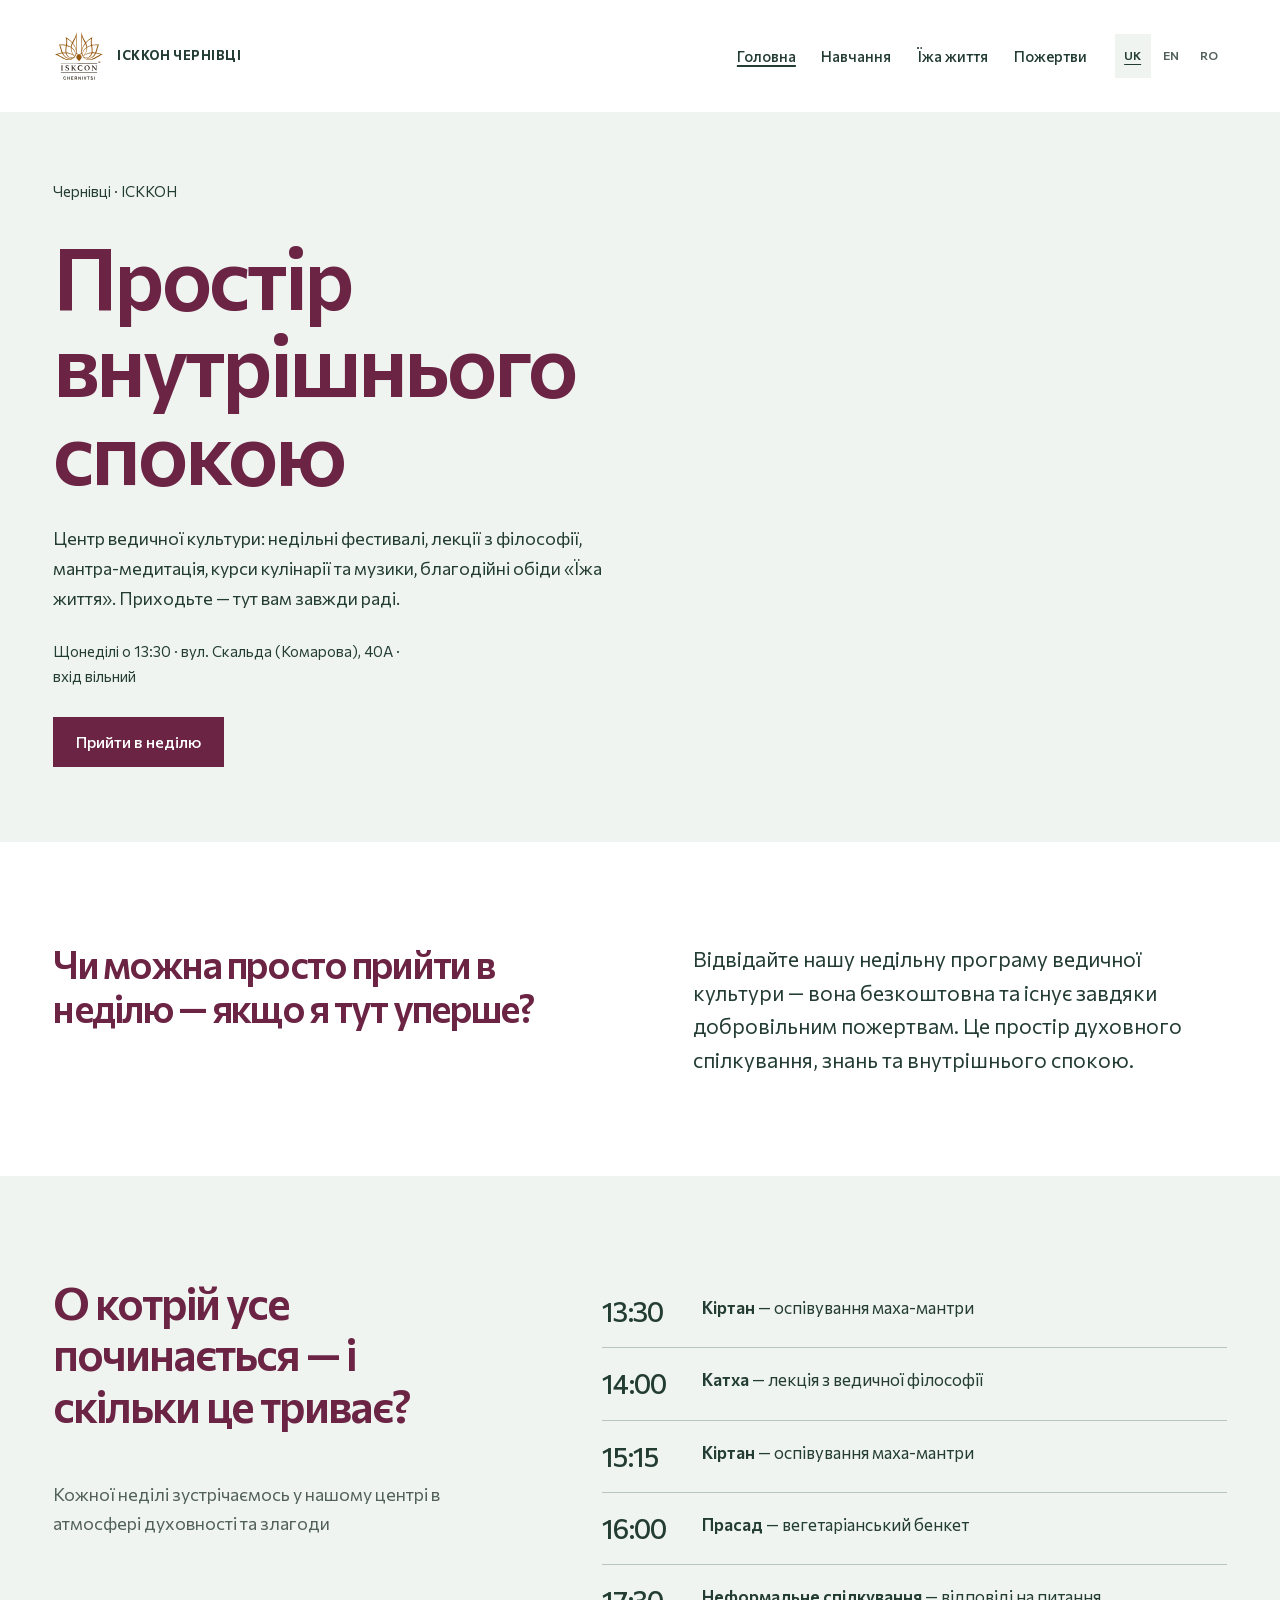
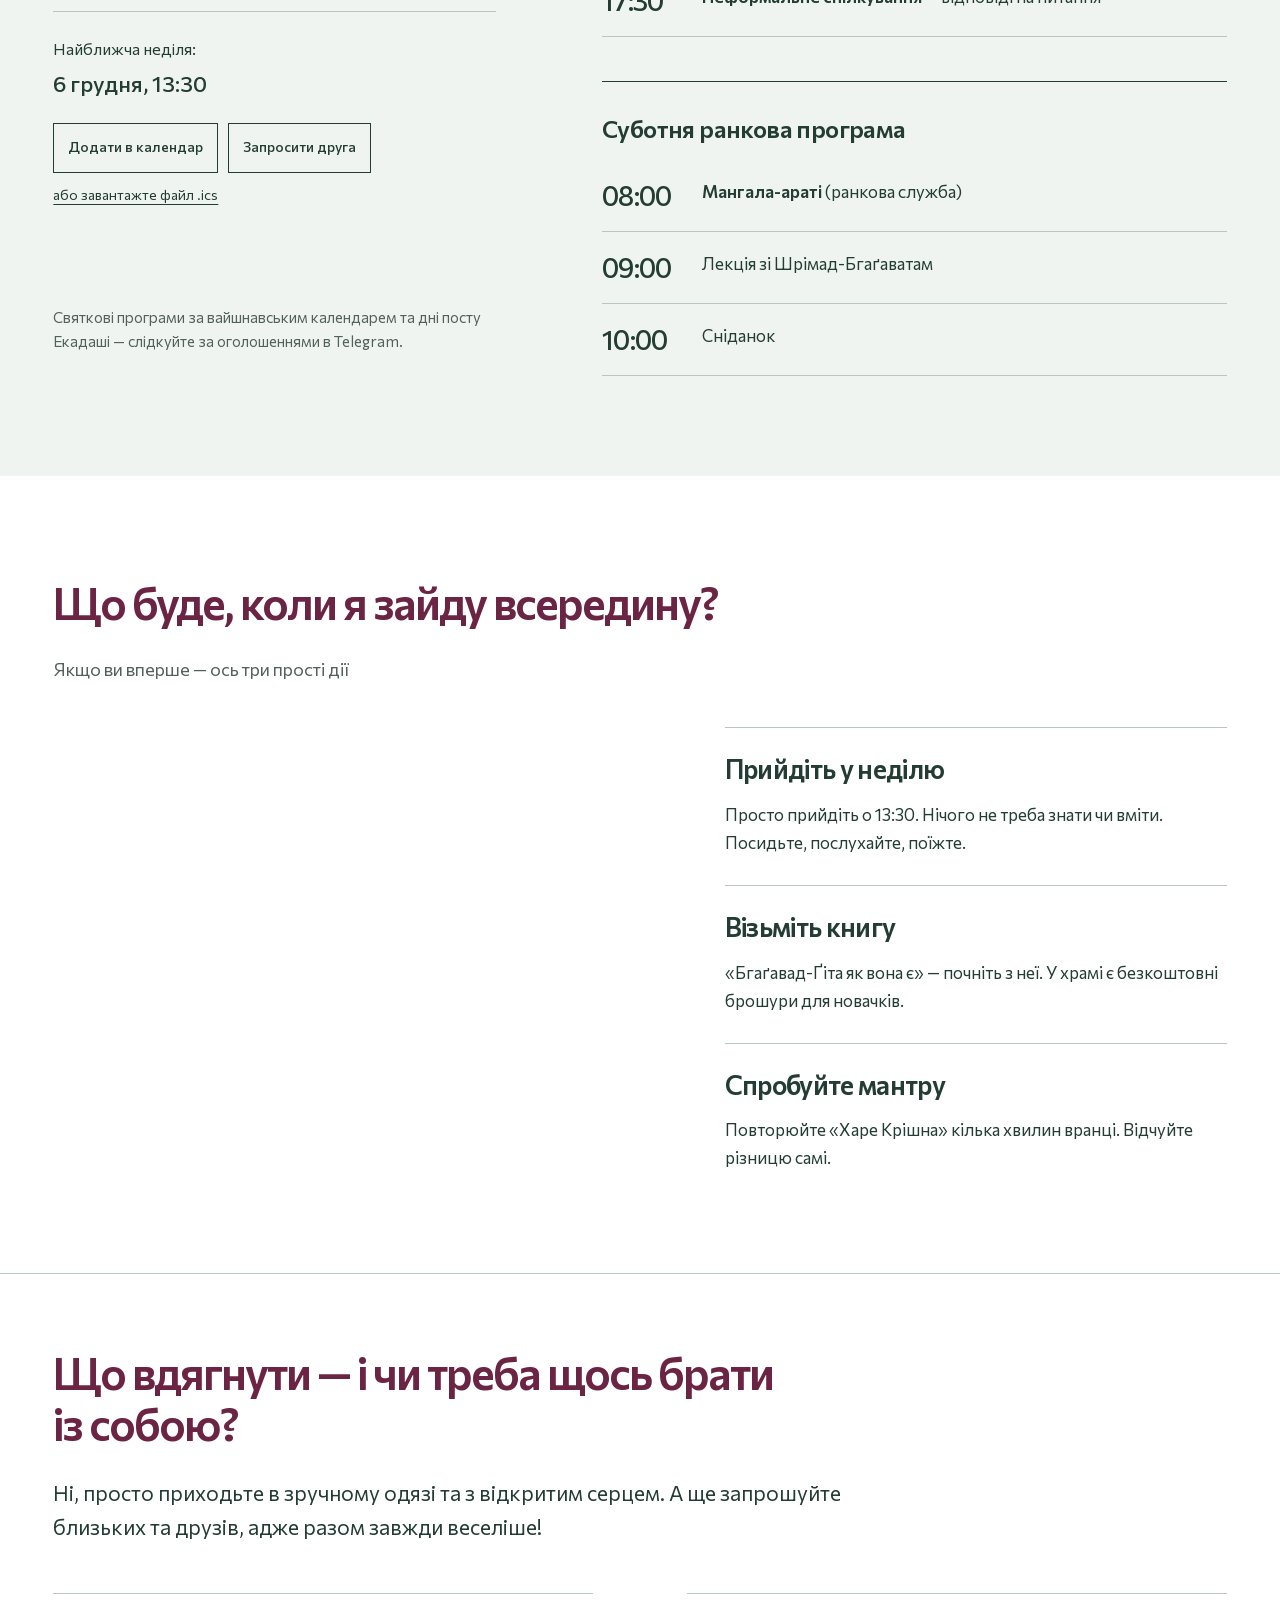
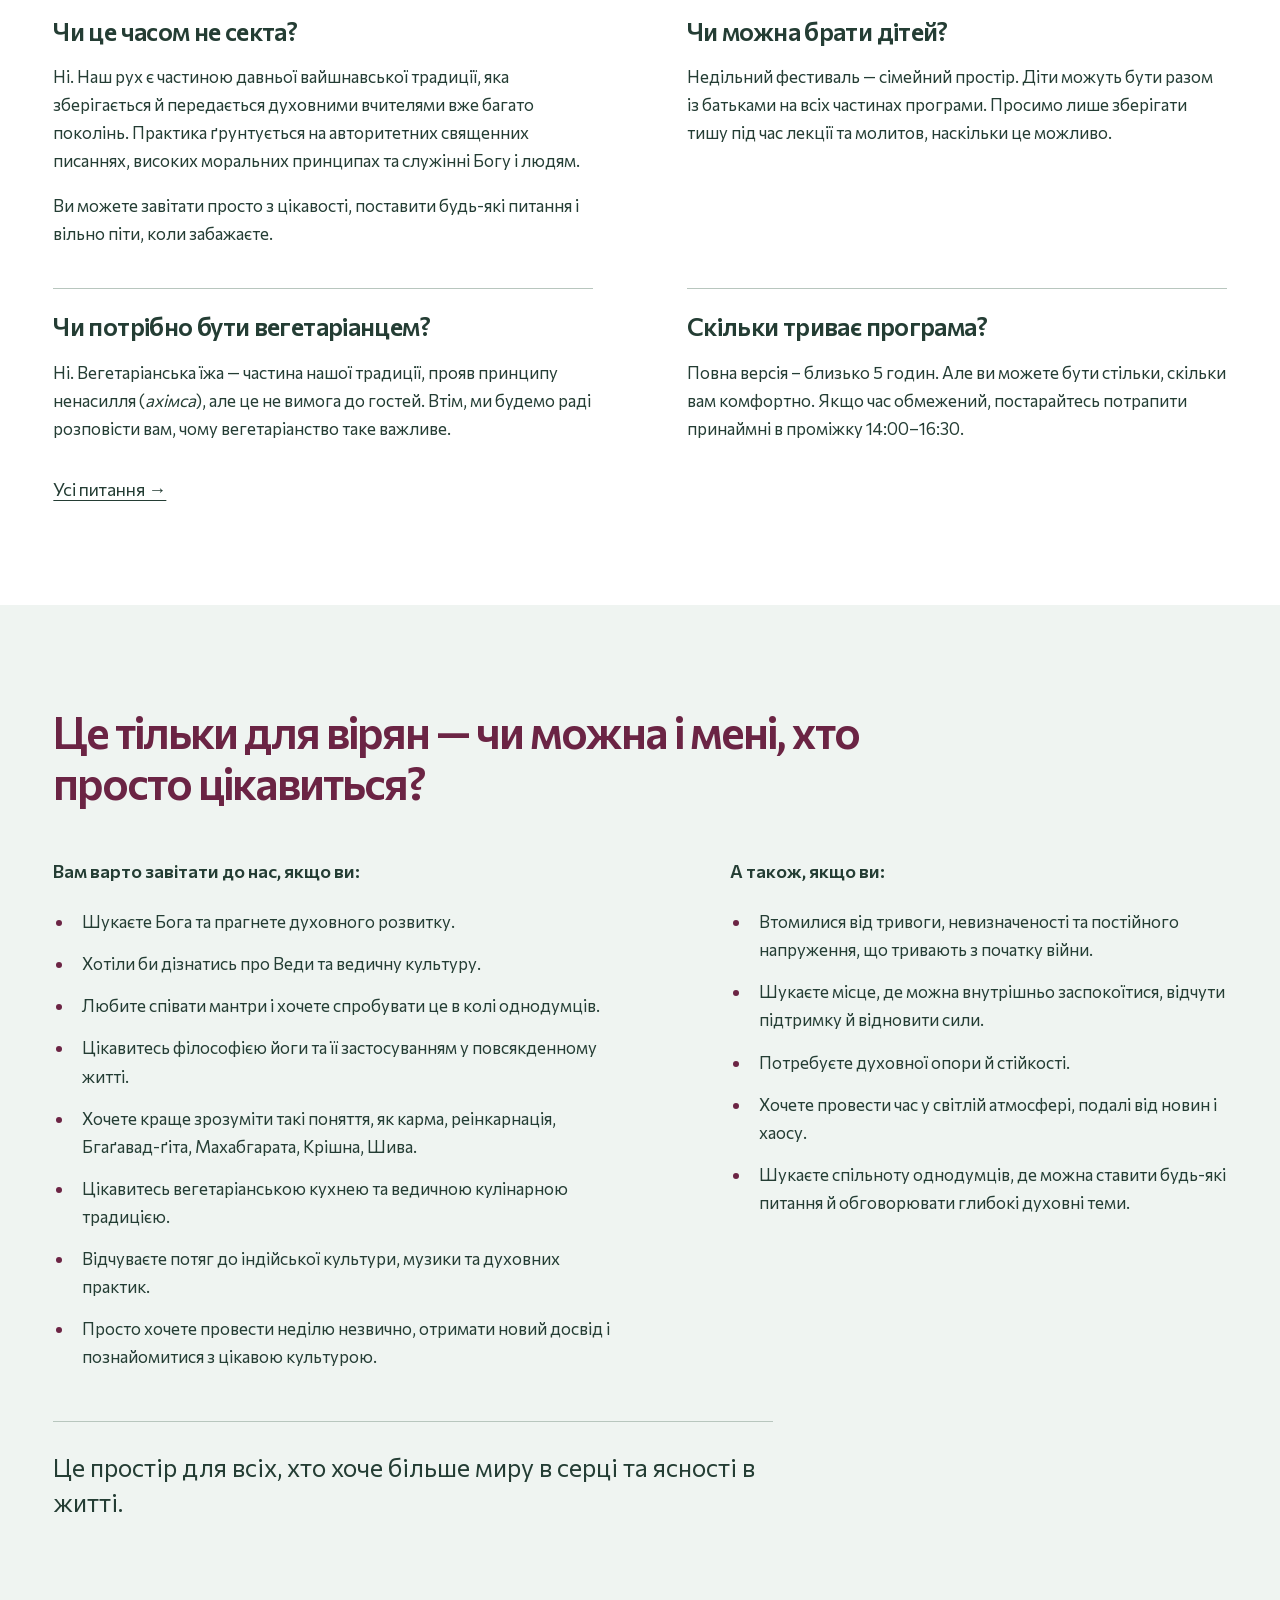
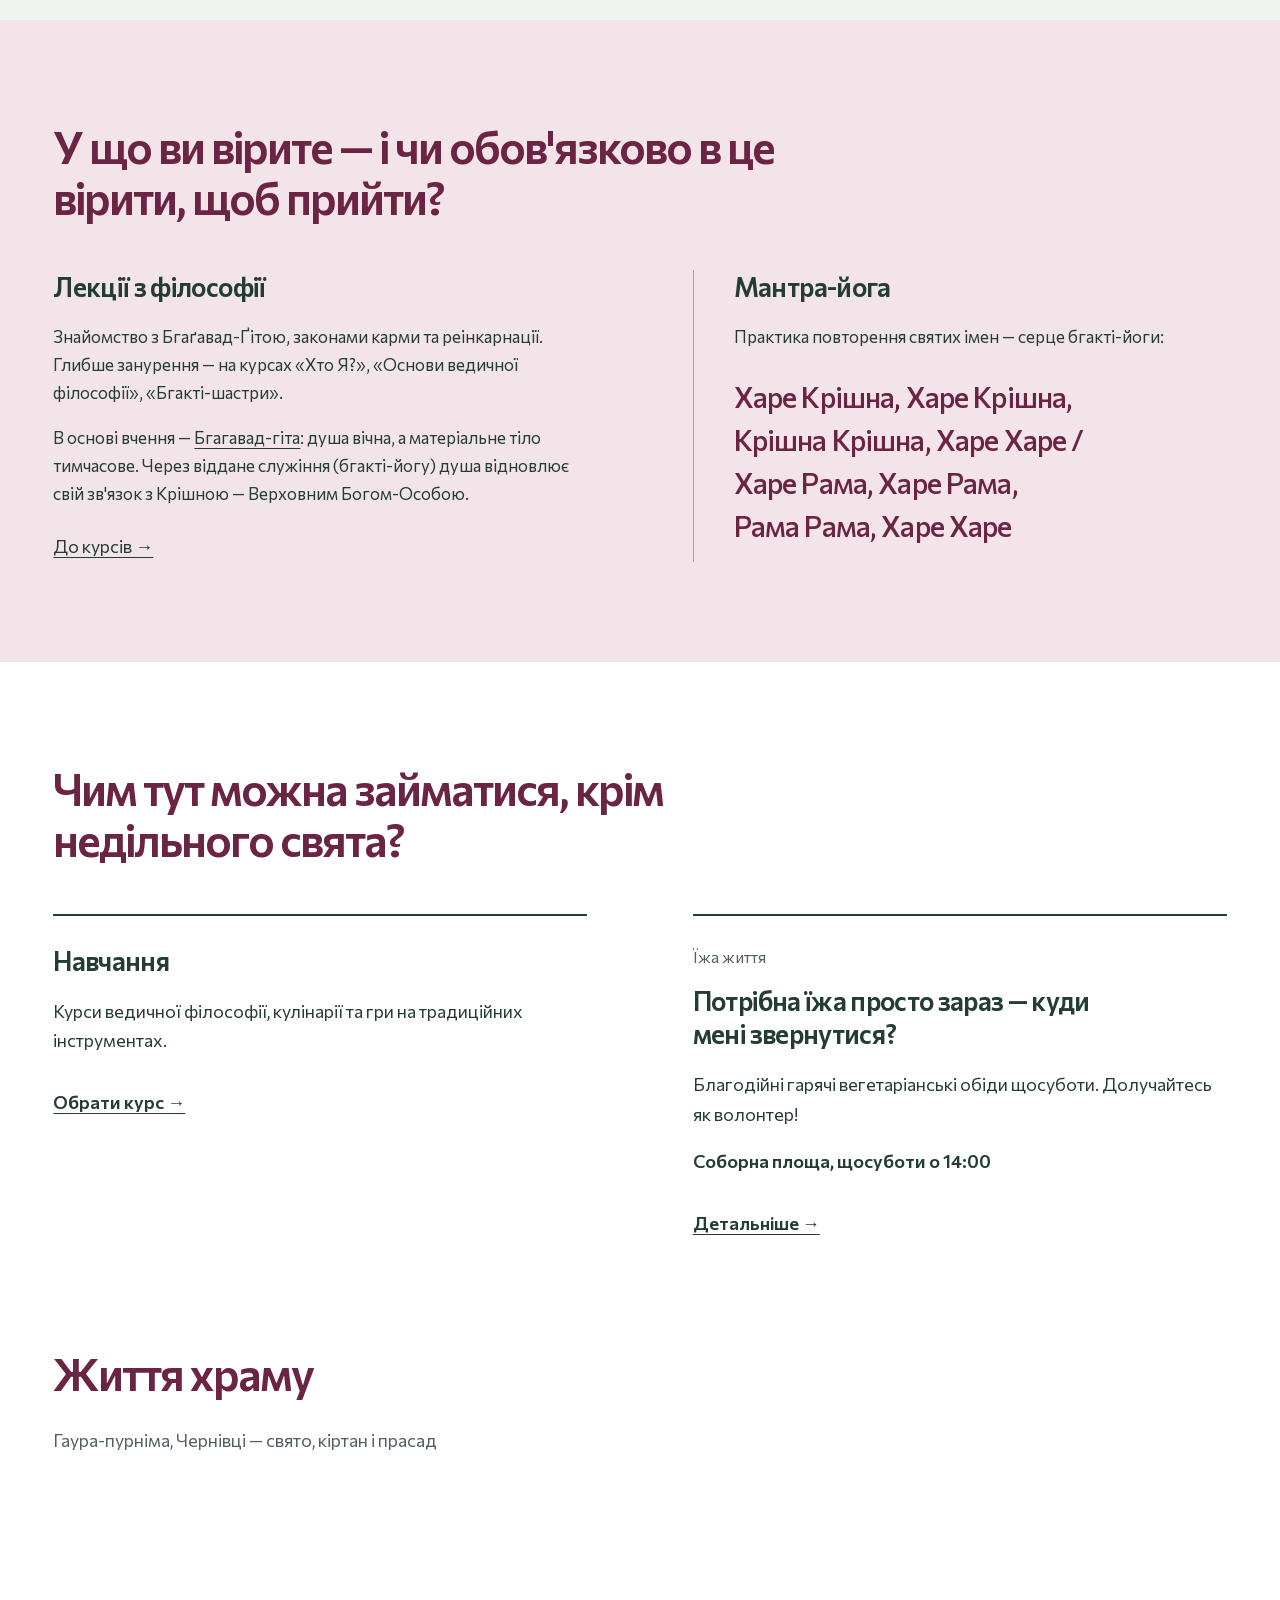
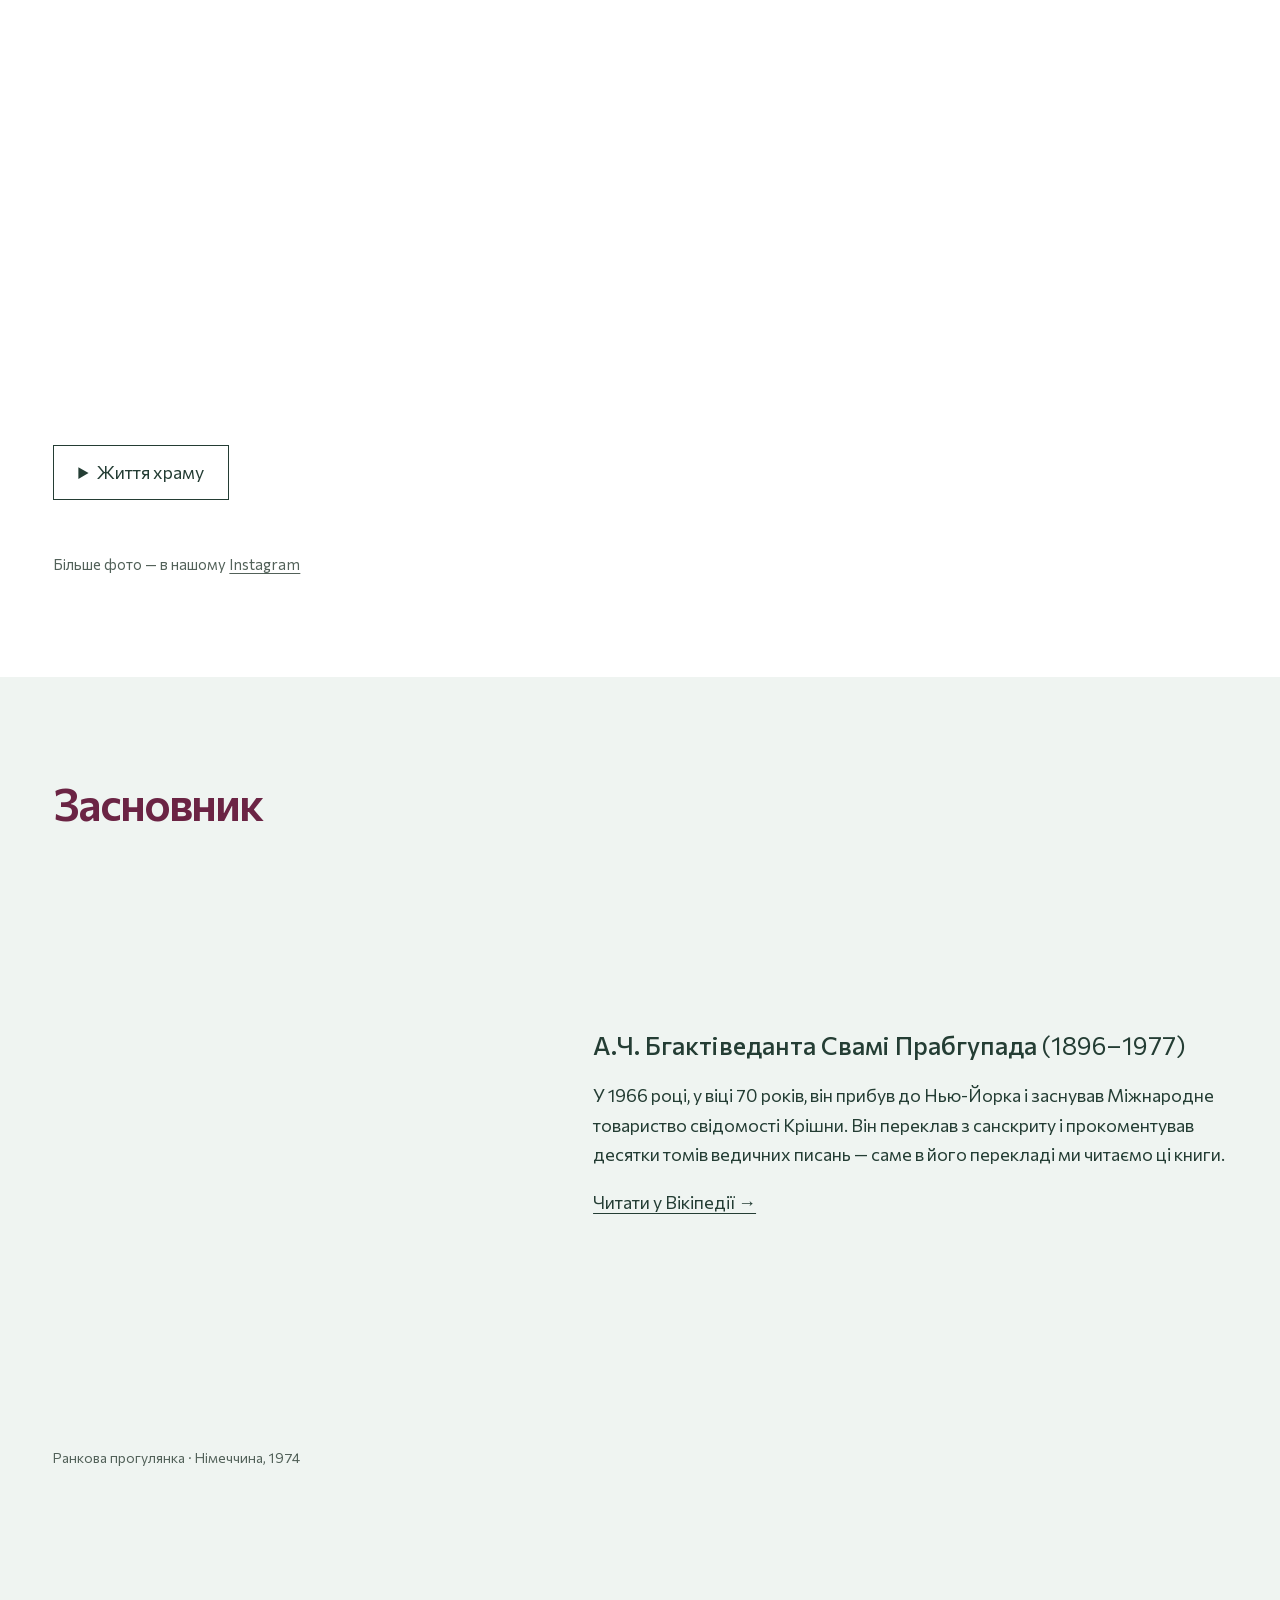
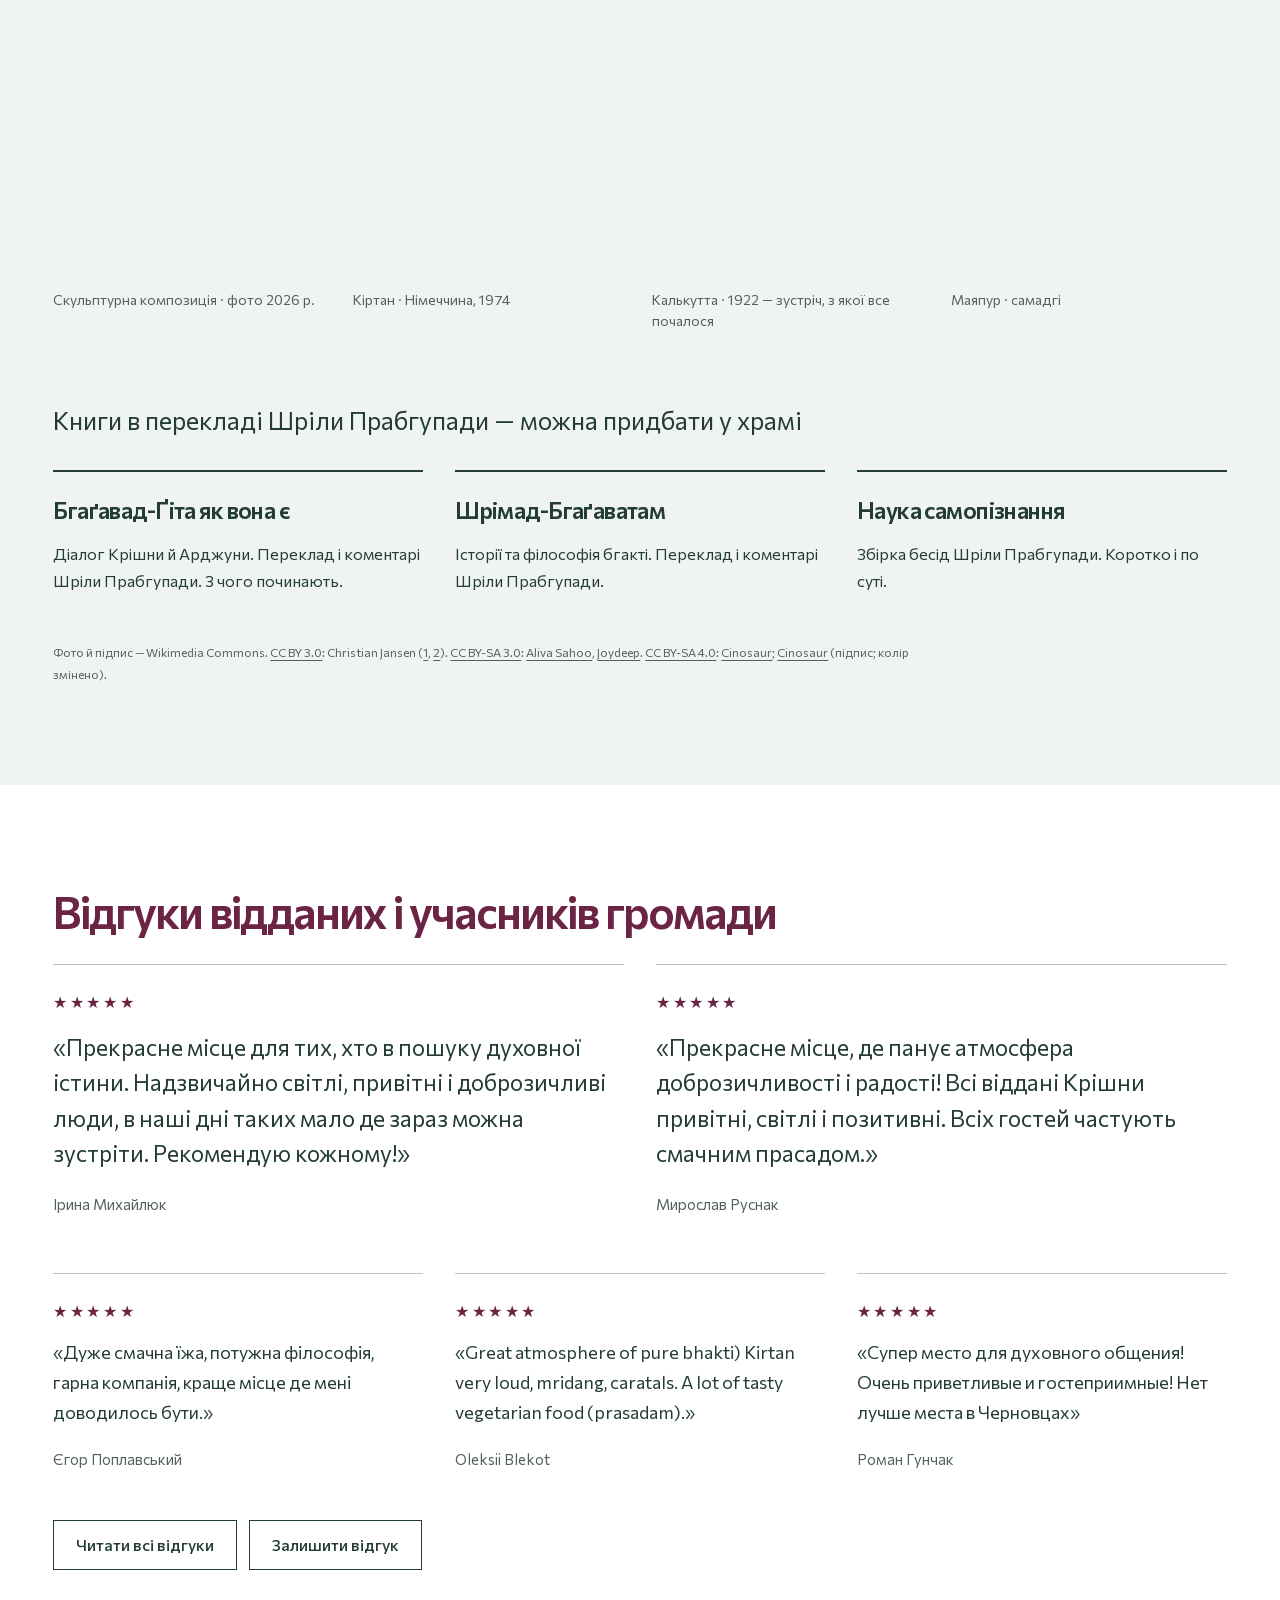
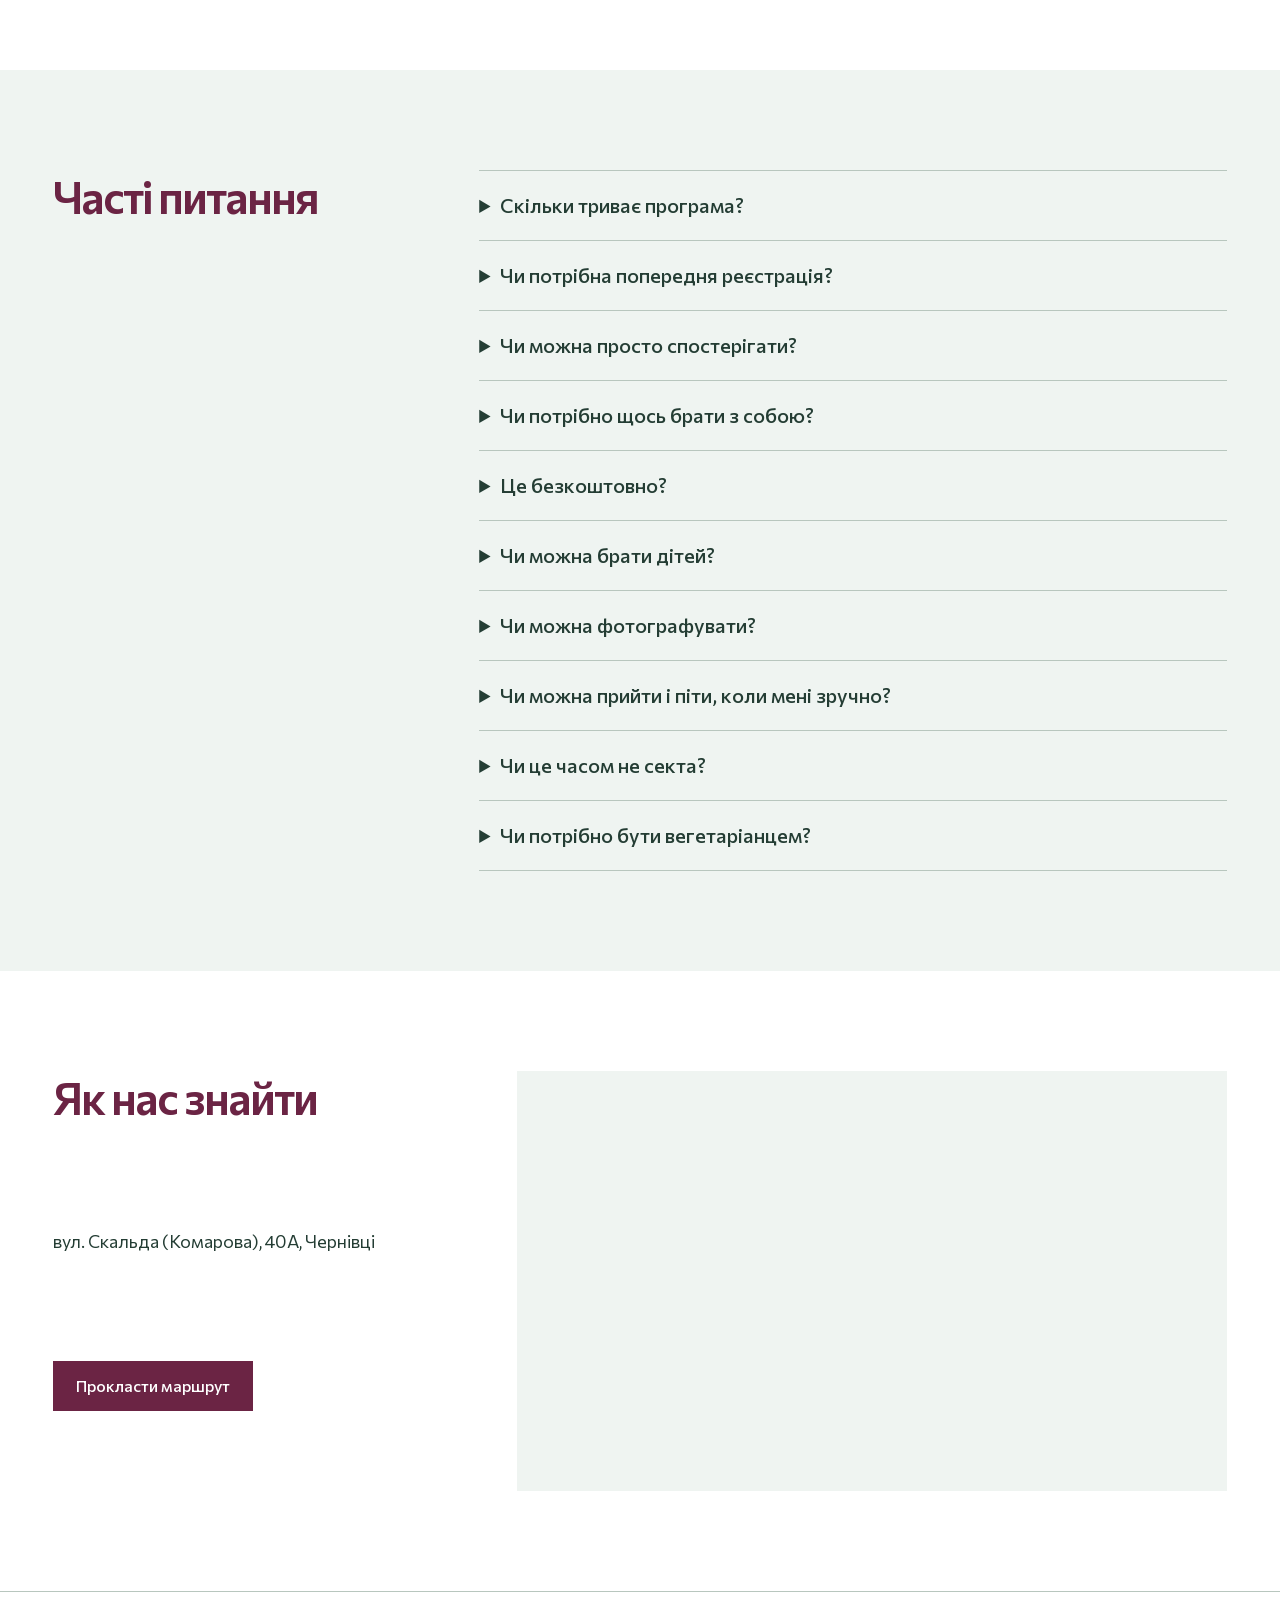
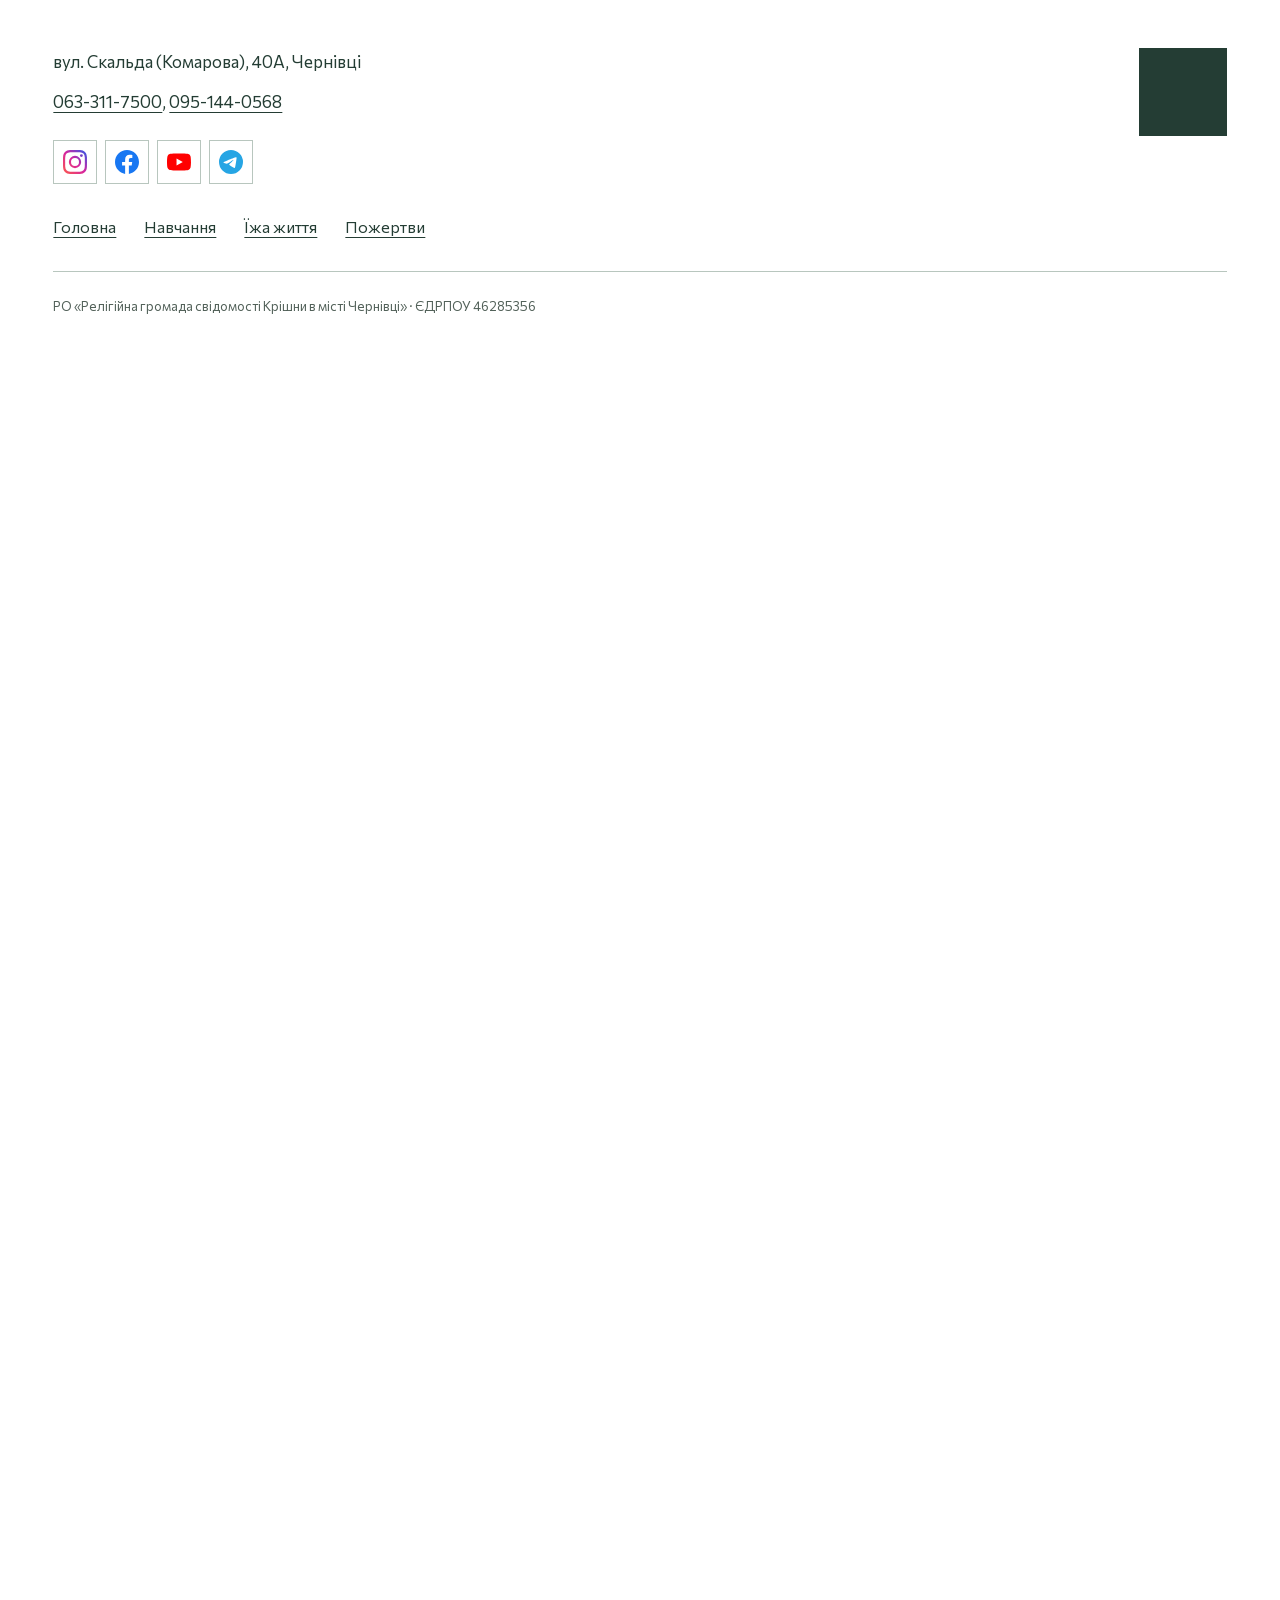
<file: index.html>
<!doctype html>
<html lang="uk"><head><meta charset="utf-8"><meta name="robots" content="noindex, nofollow"><meta http-equiv="refresh" content="0; url=mockup/"><title>Превью</title></head><body><a href="mockup/">Відкрити превью</a></body></html>
</file>
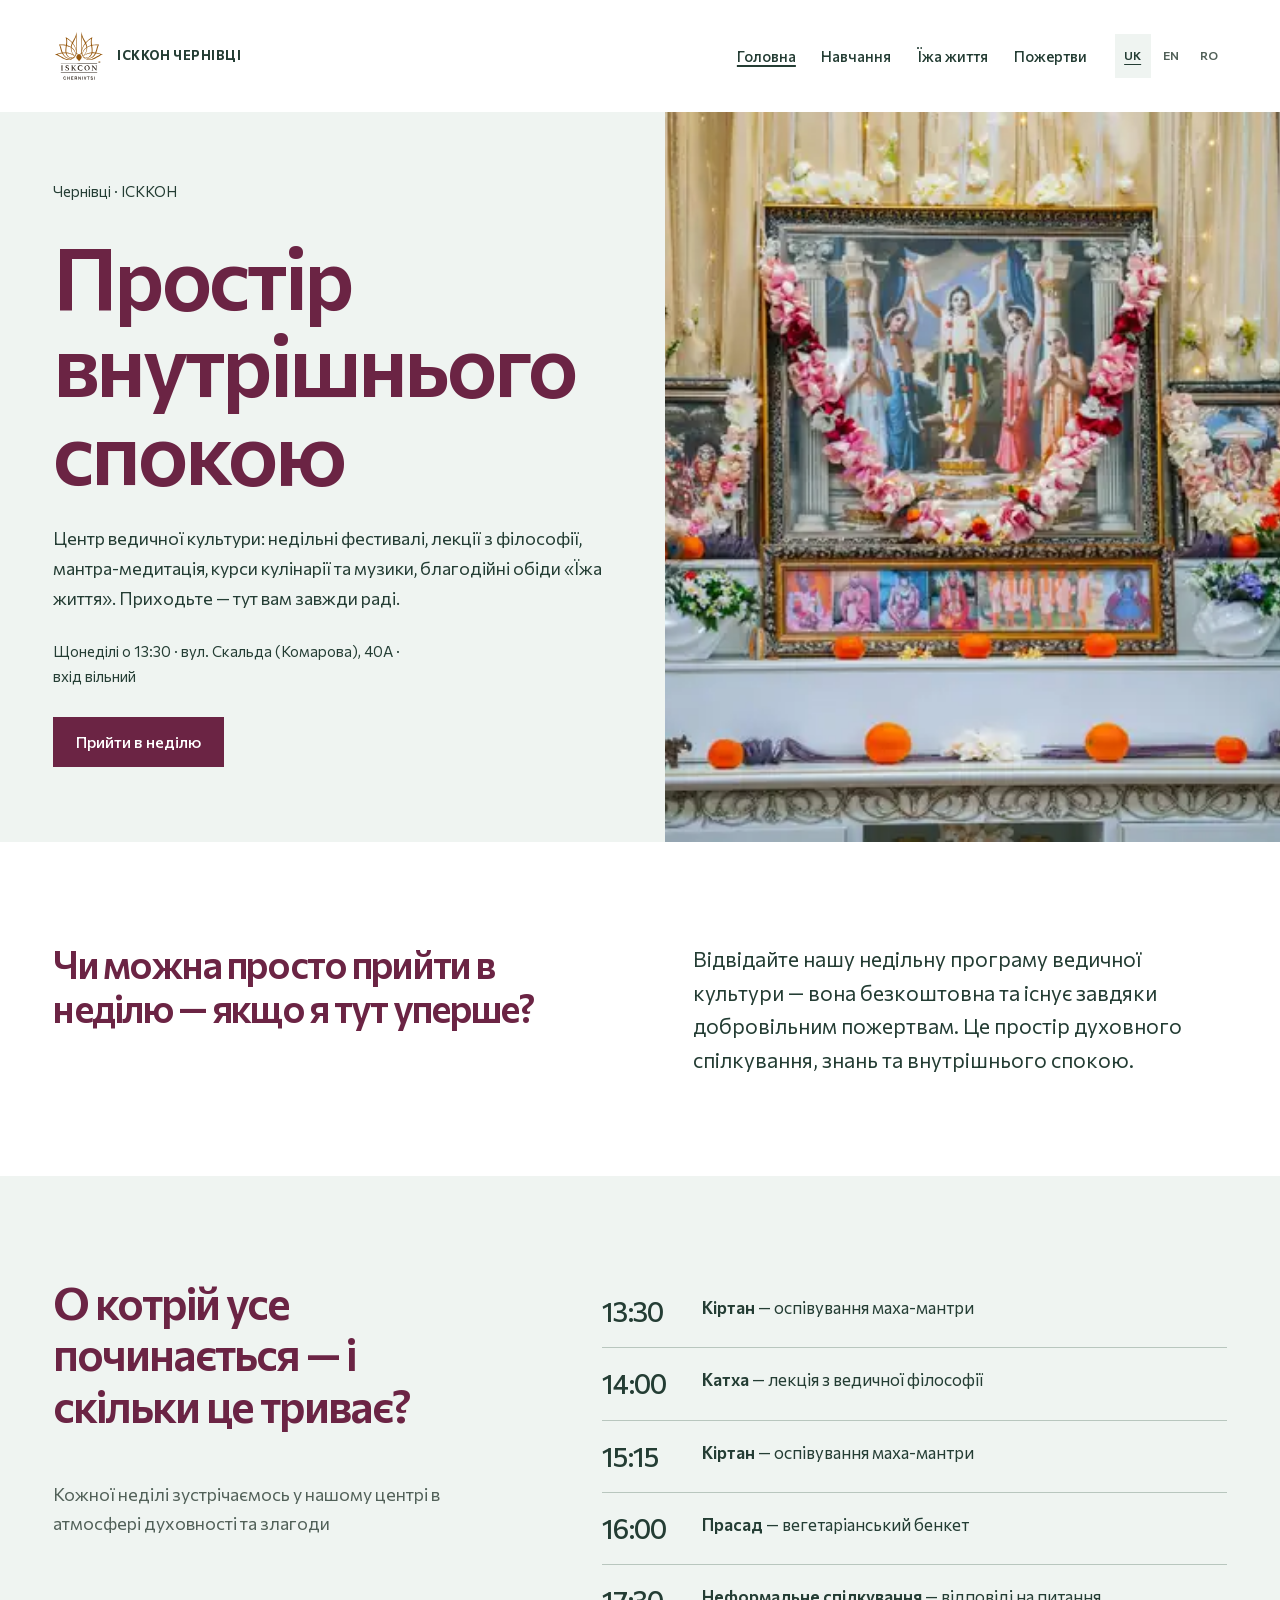
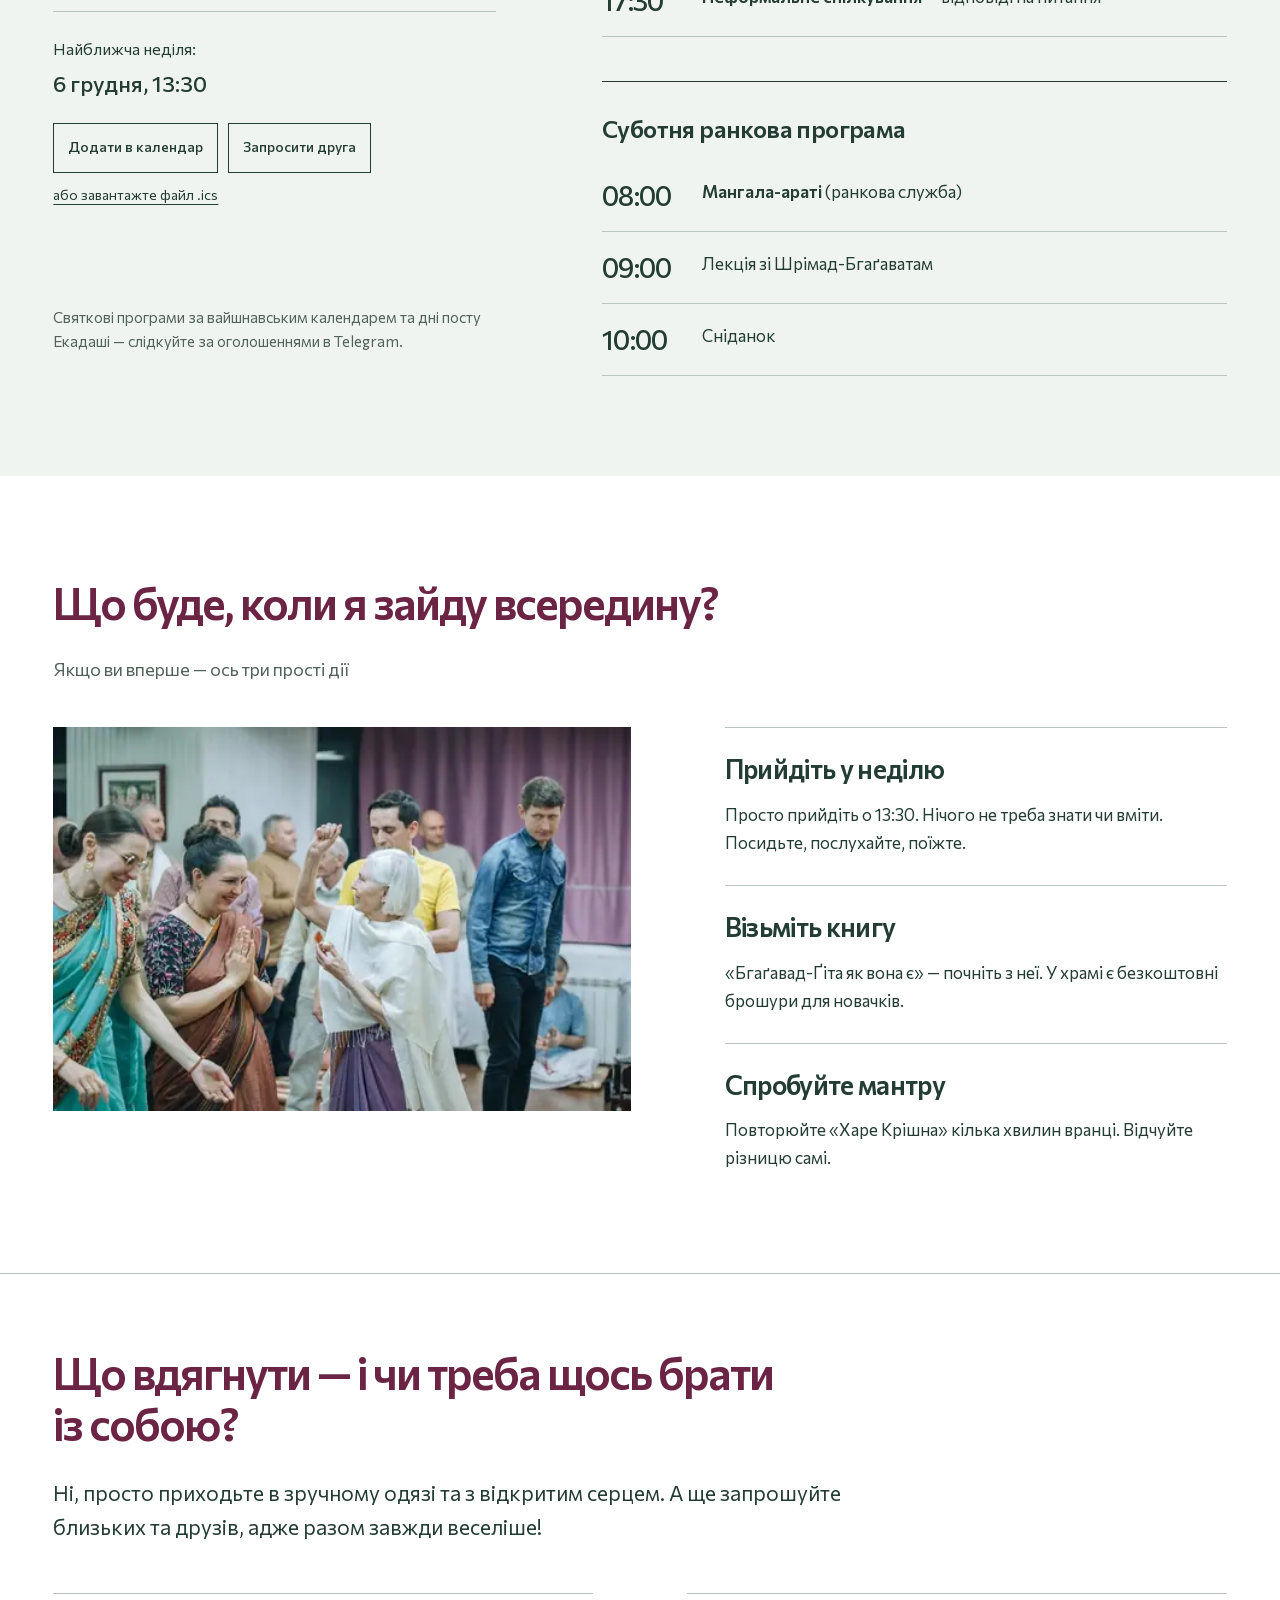
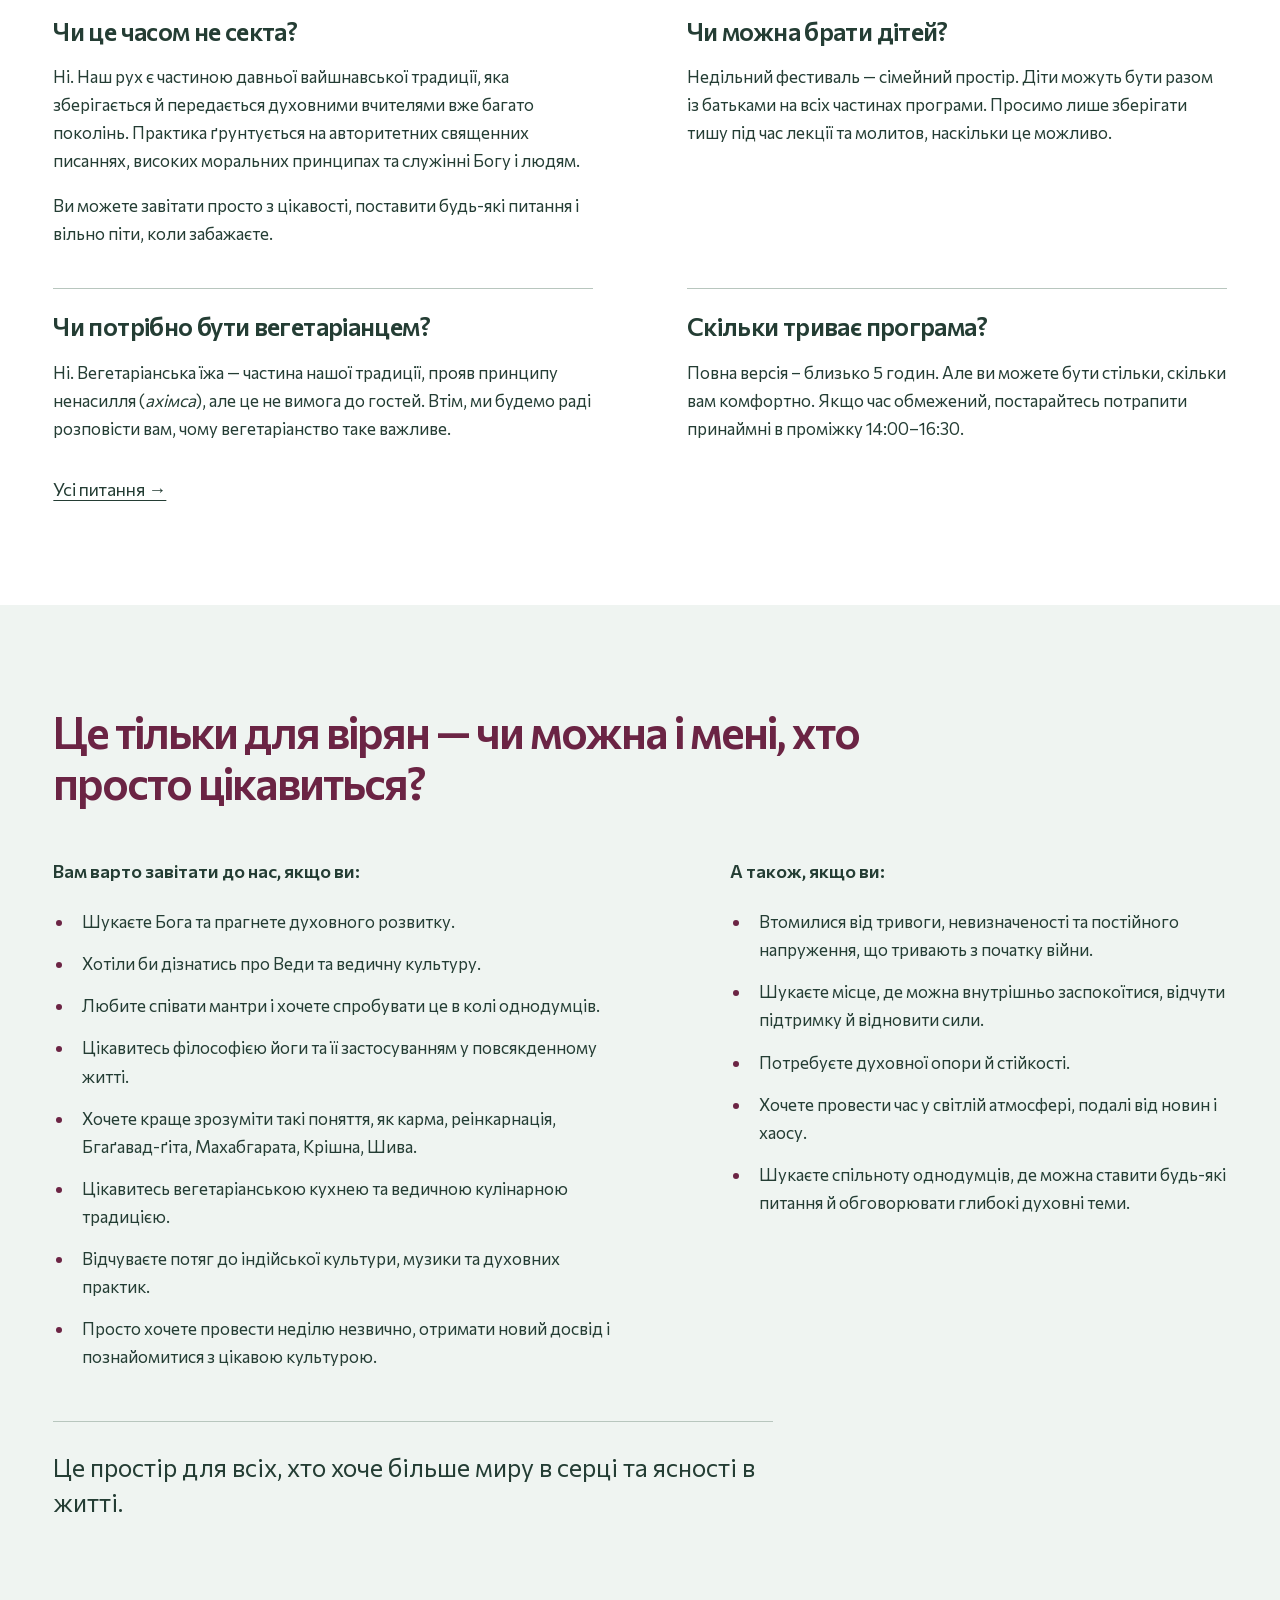
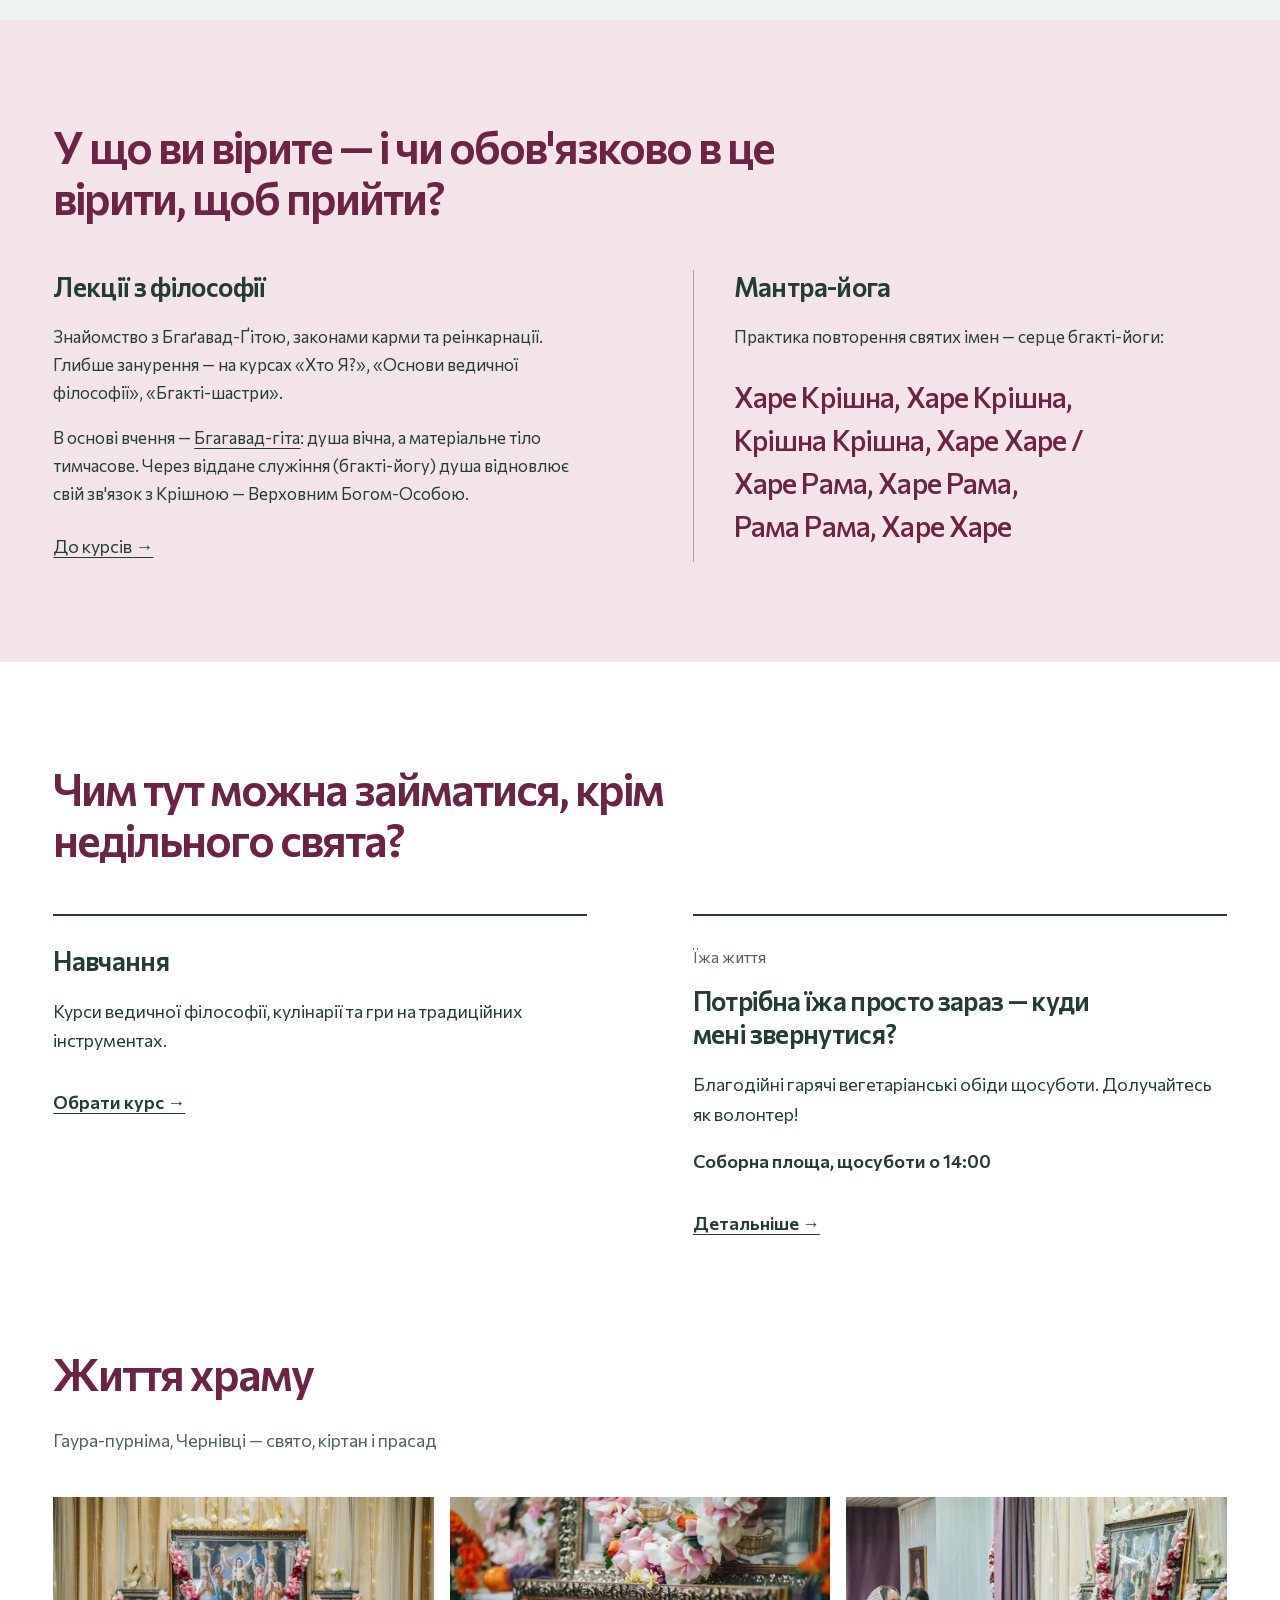
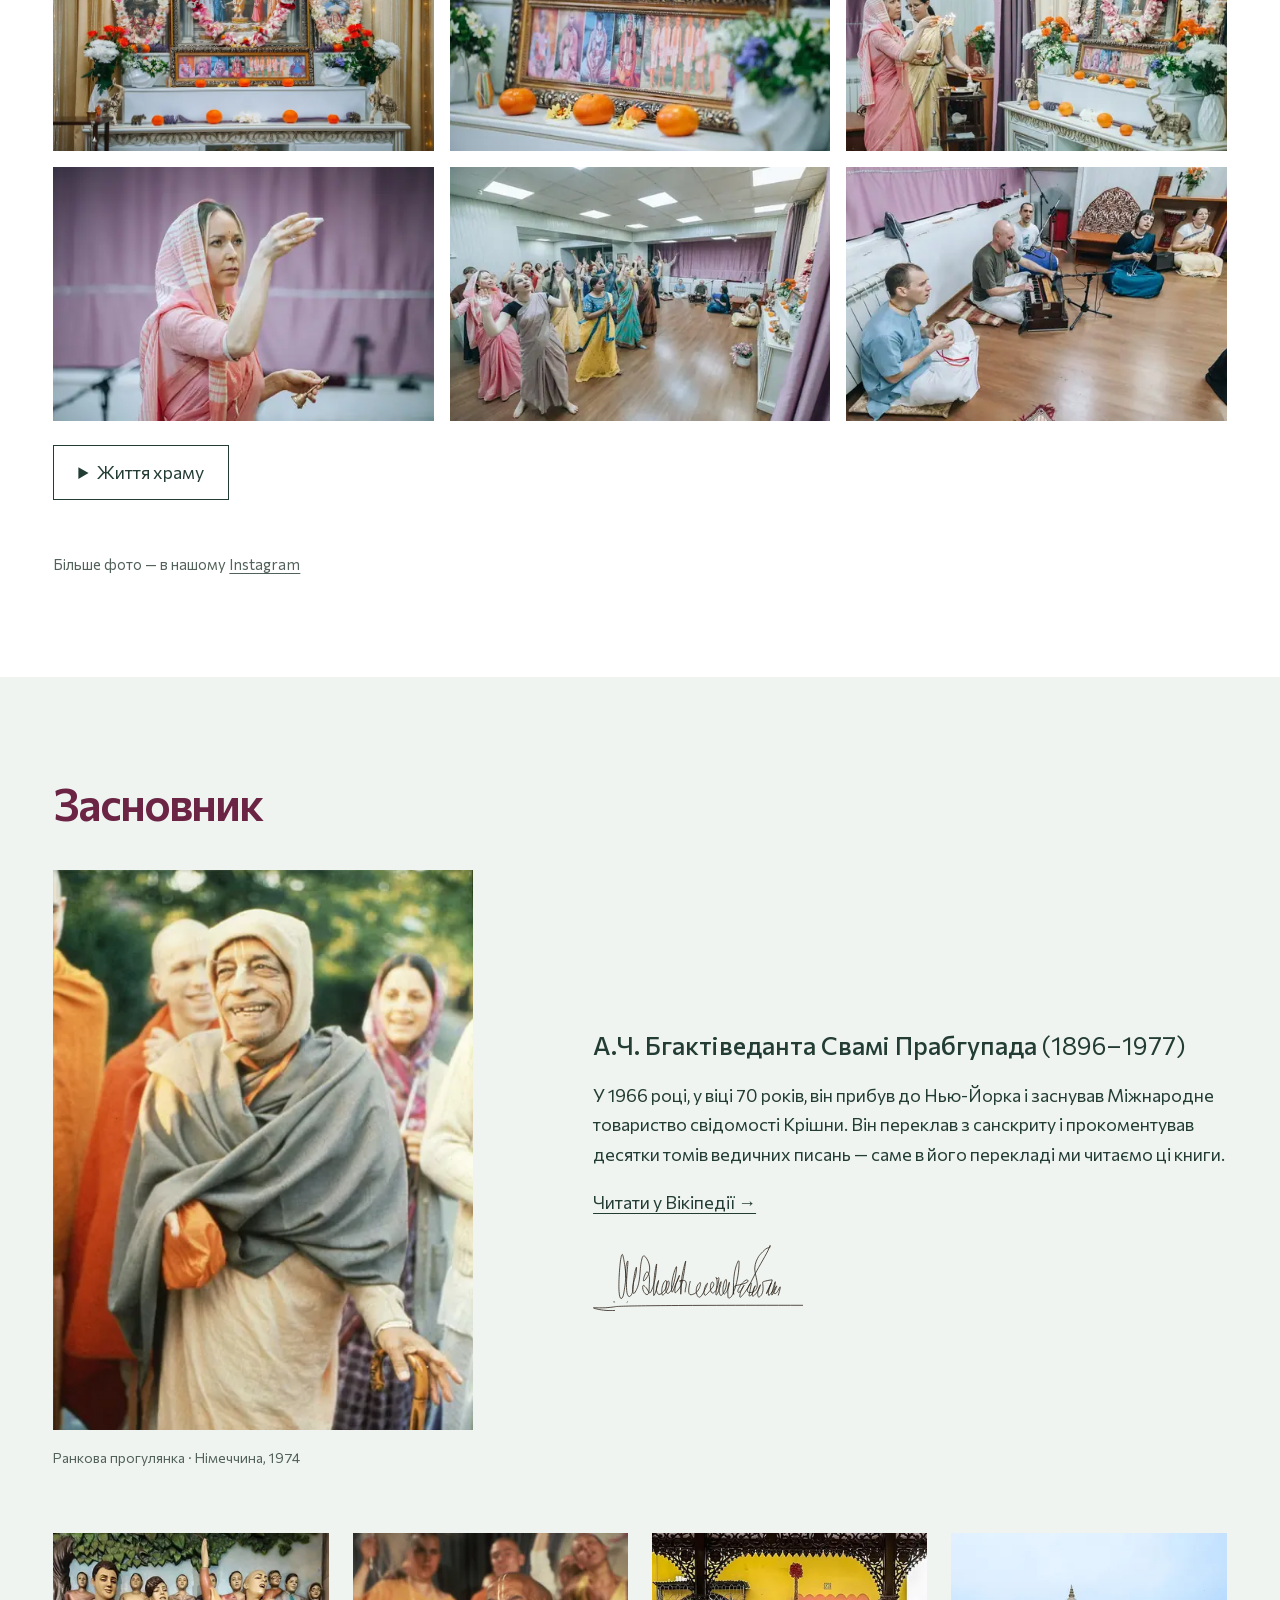
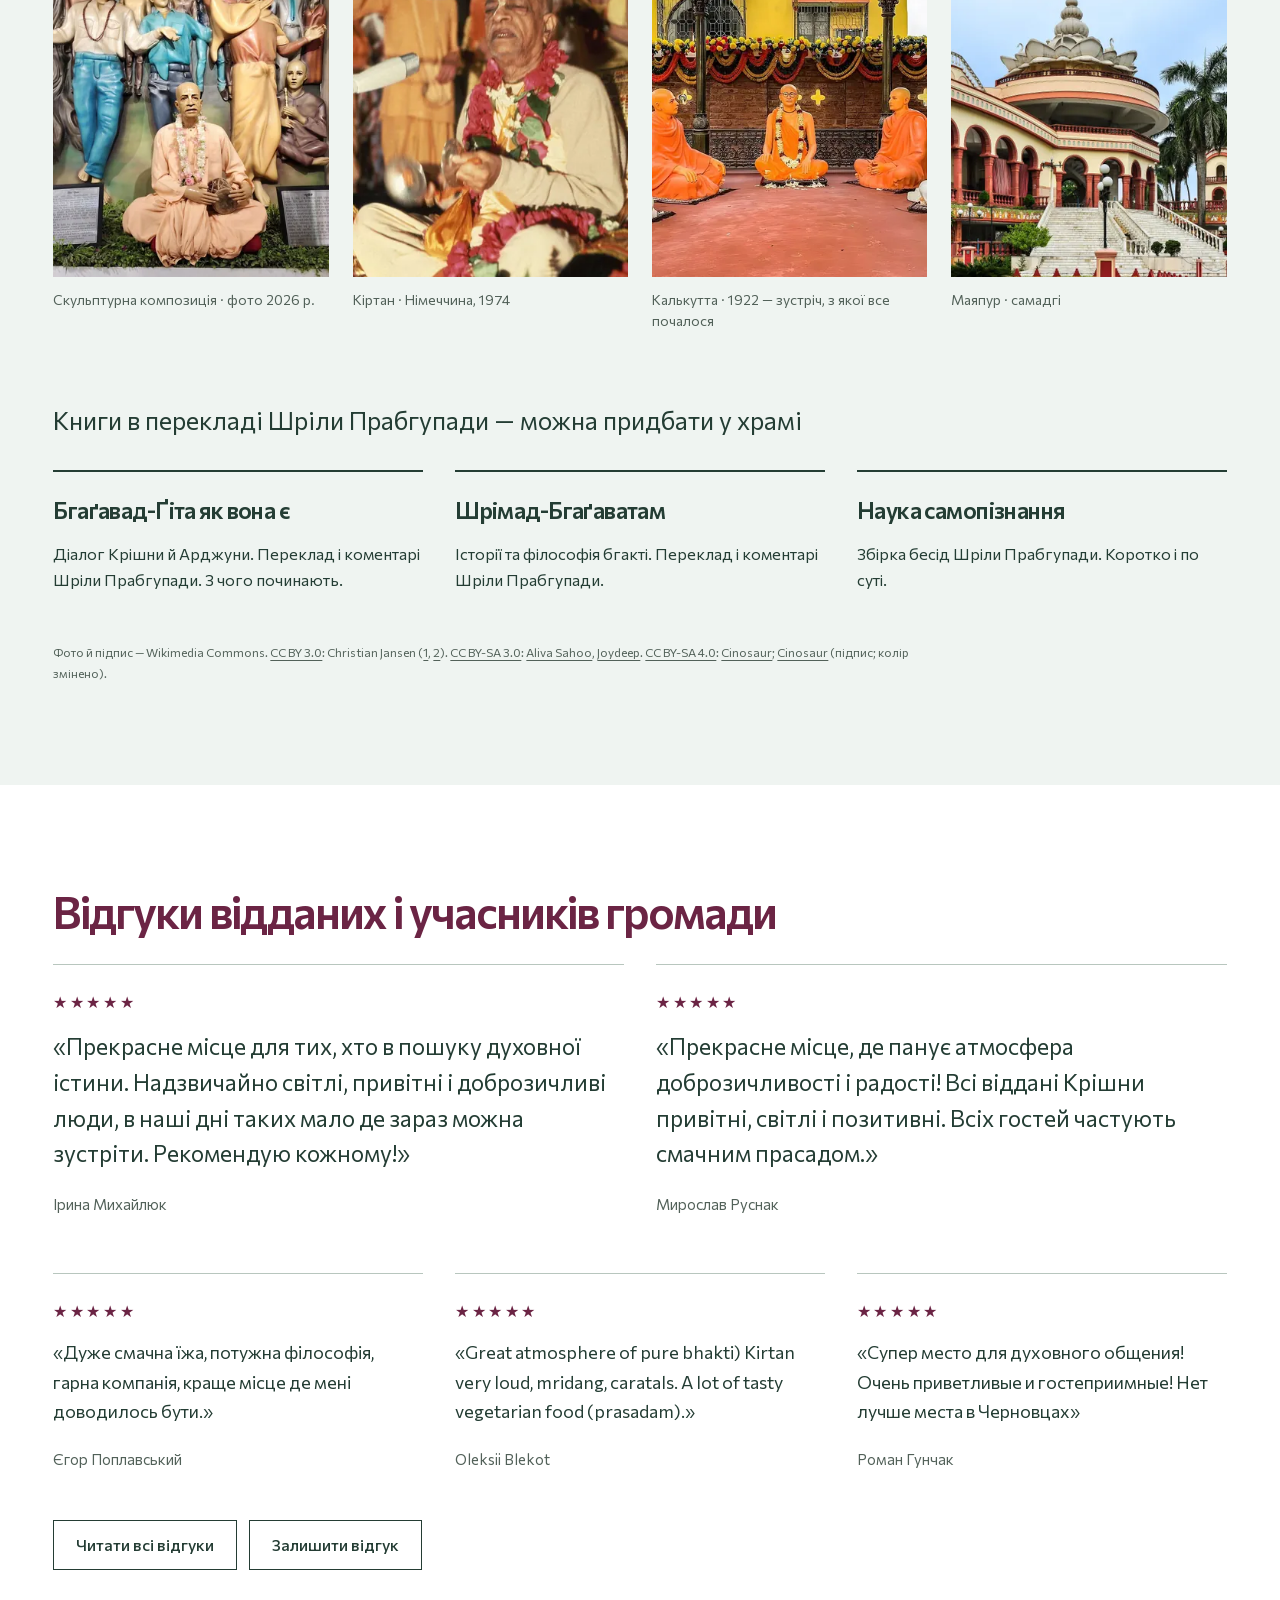
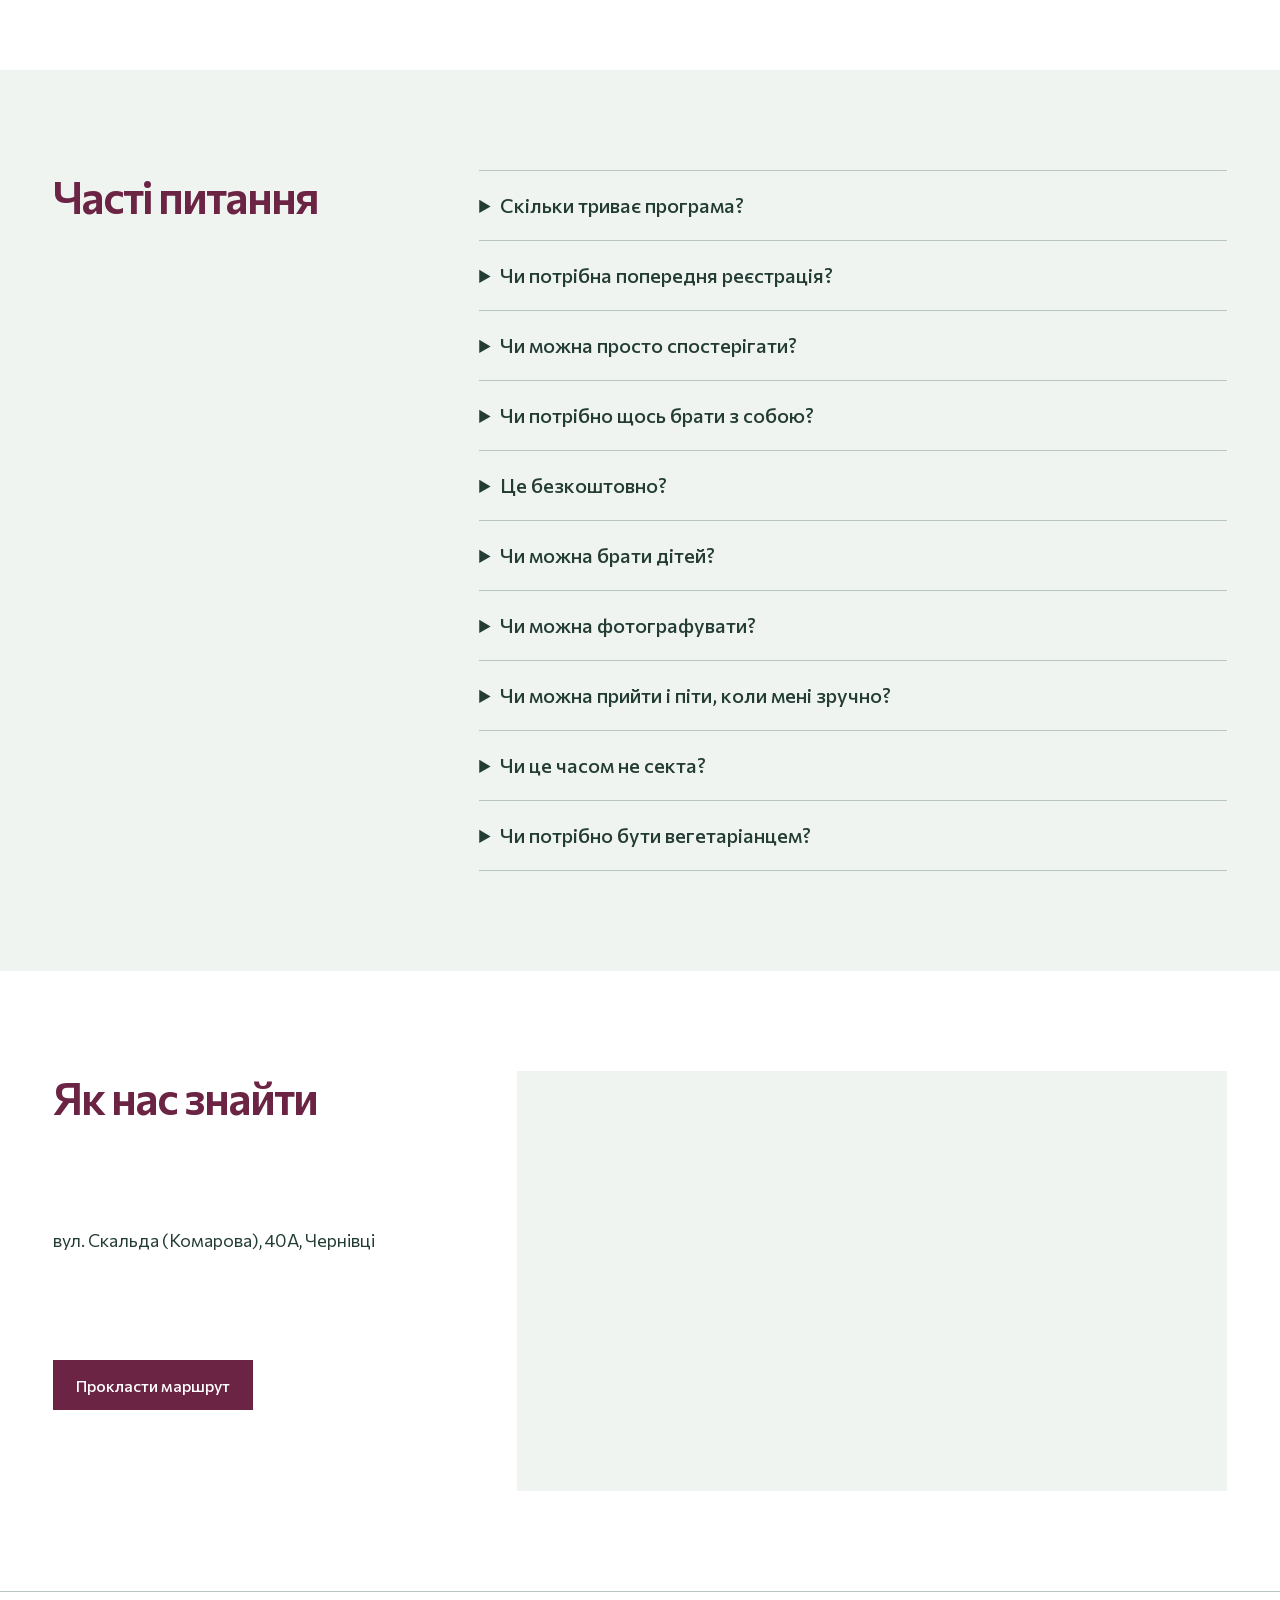
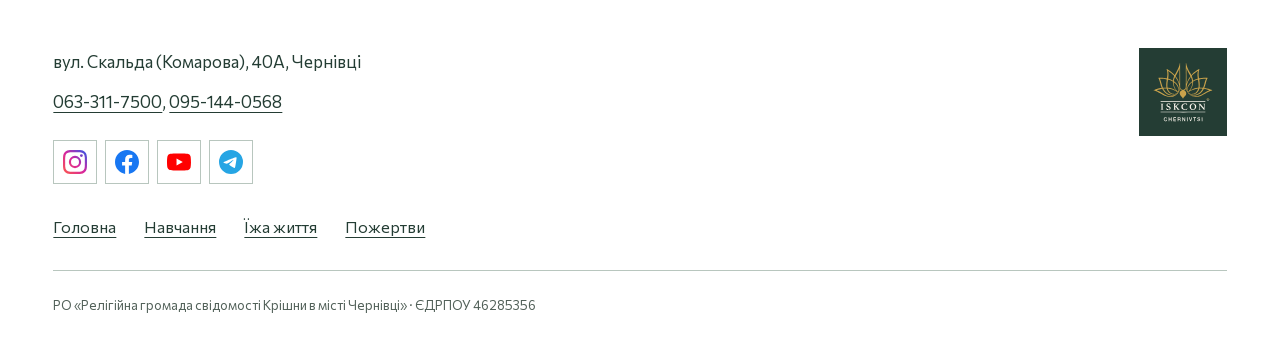
<file: mockup/index.html>
<!DOCTYPE html>
<html lang="uk">
<head>
<meta charset="UTF-8">
<meta name="viewport" content="width=device-width, initial-scale=1.0">
<title>ІСККОН Чернівці — Центр ведичної культури</title>
<meta name="description" content="Центр ведичної культури ІСККОН у Чернівцях: недільні програми, лекції з філософії, курси, благодійність «Їжа життя», підтримка храму.">
<meta name="theme-color" content="#EFF4F1">
<meta property="og:title" content="ІСККОН Чернівці — Центр ведичної культури">
<meta property="og:description" content="Недільні фестивалі, лекції з філософії, курси, благодійність. Харе Крішна!">
<meta property="og:image" content="https://iskcon.cv.ua/assets/og/og-home.jpg">
<meta property="og:locale" content="uk_UA">
<meta property="og:type" content="website">
<meta property="og:site_name" content="ІСККОН Чернівці">
<meta property="og:image:width" content="1200">
<meta property="og:image:height" content="630">
<meta name="twitter:card" content="summary_large_image">
<meta name="twitter:title" content="ІСККОН Чернівці — Центр ведичної культури">

<meta name="twitter:description" content="Недільні фестивалі, лекції з філософії, курси, благодійність. Харе Крішна!">
<meta name="twitter:image" content="https://iskcon.cv.ua/assets/og/og-home.jpg">







<link rel="icon" href="../assets/favicon.svg" type="image/svg+xml">
<link rel="icon" href="../assets/favicon-32.png" sizes="32x32" type="image/png">
<link rel="icon" href="../assets/favicon.ico" sizes="48x48 32x32 16x16">
<link rel="apple-touch-icon" href="../assets/apple-touch-icon.png">
<script type="application/ld+json">
{
  "@context": "https://schema.org",
  "@type": "HinduTemple",
  "name": "ІСККОН Чернівці — Центр ведичної культури",
  "address": {
    "@type": "PostalAddress",
    "streetAddress": "вул. Скальда (Комарова), 40А",
    "addressLocality": "Чернівці",
    "addressCountry": "UA"
  },
  "sameAs": [
    "https://www.instagram.com/chernivtsi_iskcon/",
    "https://www.facebook.com/groups/1682214668687066/",
    "https://t.me/+bGy8LgS8jTQ0YzNi",
    "https://www.youtube.com/@ISKCONChernivtsi"
  ]
}
</script>
<link rel="canonical" href="https://iskcon.cv.ua/">
<meta property="og:url" content="https://iskcon.cv.ua/">
<meta name="robots" content="noindex, nofollow">
<link rel="preload" as="font" type="font/woff2" crossorigin href="fonts/commissioner-cyrillic.woff2">
<link rel="preload" as="font" type="font/woff2" crossorigin href="fonts/commissioner-latin.woff2">
<link rel="stylesheet" href="styles.css">
</head>

<body>
<a class="skip-link" href="#main">Перейти до вмісту</a>
<header class="site-header">
  <div class="wrap">
    <a class="brand" href="./"><img src="../assets/logo.svg" alt="ІСККОН Чернівці" width="44" height="44"><b translate="no" aria-hidden="true">ІСККОН ЧЕРНІВЦІ</b></a>
    <nav class="nav" id="mainNav">
      <a href="./" class="active" aria-current="page">Головна</a>
      <a href="../courses/">Навчання</a>
      <a href="../food/">Їжа життя</a>
      <a href="../donation/">Пожертви</a>
    </nav>
    <div class="lang-switcher">
      <button class="lang-btn active" aria-pressed="true" data-lang="uk">UK</button>
      <button class="lang-btn" aria-pressed="false" data-lang="en">EN</button>
      <button class="lang-btn" aria-pressed="false" data-lang="ro">RO</button>
    </div>
  </div>
</header>
<main id="main" tabindex="-1">
<section class="hero-home" aria-labelledby="hero-title">
  <div class="hero-home__inner">
    <div class="hero-home__text">
      <span class="hero-home__kicker">Чернівці · ІСККОН</span>
      <h1 id="hero-title">Простір внутрішнього спокою</h1>
      <p class="hero-home__lede">Центр ведичної культури: недільні фестивалі, лекції з філософії,
        мантра-медитація, курси кулінарії та музики, благодійні обіди «Їжа життя».
        Приходьте — тут вам завжди раді.</p>
      <p class="hero-home__when">Щонеділі о 13:30 · вул. Скальда (Комарова), 40А · вхід вільний</p>
      <div class="hero-home__cta">
        <a class="btn btn-primary" href="#schedule">Прийти в неділю</a>
      </div>
    </div>
  </div>
  <img class="hero-home__img" src="../assets/temple/hero-1280.webp"
    srcset="../assets/temple/hero-640.webp 640w, ../assets/temple/hero-768.webp 768w, ../assets/temple/hero-960.webp 960w, ../assets/temple/hero-1280.webp 1280w, ../assets/temple/hero-1920.webp 1920w, ../assets/temple/hero-2560.webp 2560w"
    sizes="(max-width: 800px) calc(100vw - 40px), 1150px" width="2560" height="1703" alt="" fetchpriority="high" decoding="async">
</section>
<section class="sec sec--welcome">
    <div class="container">
      <h2 class="sec__title">Чи можна просто прийти в неділю — якщо я тут уперше?</h2>
      <p class="lead">Відвідайте нашу недільну програму ведичної культури — вона безкоштовна
        та існує завдяки добровільним пожертвам. Це простір духовного спілкування,
        знань та внутрішнього спокою.</p>
    </div>
  </section>

<section class="sec sec--cloud sec--schedule" id="schedule">
    <div class="container">
      <h2 class="sec__title">О котрій усе починається — і скільки це триває?</h2>
      <p class="sec__sub">Кожної неділі зустрічаємось у нашому центрі в атмосфері духовності та злагоди</p>
      <div class="schedule-grid">
        <div class="card card--main">
          <div class="day">
            <div class="ev"><span class="t">13:30</span><span><b>Кіртан</b> — оспівування маха-мантри</span></div>
            <div class="ev"><span class="t">14:00</span><span><b>Катха</b> — лекція з ведичної філософії</span></div>
            <div class="ev"><span class="t">15:15</span><span><b>Кіртан</b> — оспівування маха-мантри</span></div>
            <div class="ev"><span class="t">16:00</span><span><b>Прасад</b> — вегетаріанський бенкет</span></div>
            <div class="ev"><span class="t">17:30</span><span><b>Неформальне спілкування</b> — відповіді на питання</span></div>
          </div>
        </div>
        <div class="card card--side">
          <h3>Суботня ранкова програма</h3>
          <div class="day">
            <div class="ev"><span class="t">08:00</span><span><b>Мангала-араті</b> <em>(ранкова служба)</em></span></div>
            <div class="ev"><span class="t">09:00</span><span>Лекція зі Шрімад-Бгаґаватам</span></div>
            <div class="ev"><span class="t">10:00</span><span>Сніданок</span></div>
          </div>

        </div>
      </div>
      <div class="next-sunday" id="next-sunday" hidden>
        <p class="next-sunday__when"><span class="next-sunday__k">Найближча неділя:</span> <b class="next-sunday__date"><span data-next-sunday></span>, 13:30</b></p>
        <div class="next-sunday__actions">
          <a class="btn btn-ghost" data-gcal href="https://calendar.google.com/calendar/render?action=TEMPLATE" target="_blank" rel="noopener">Додати в календар</a>
          <button type="button" class="btn btn-ghost" data-invite>Запросити друга</button>
        </div>
        <p class="next-sunday__alt"><button type="button" class="next-sunday__ics" data-ics>або завантажте файл .ics</button></p>
        <p class="next-sunday__status" role="status" data-invite-status></p>
      </div>
      <p class="note">Святкові програми за вайшнавським календарем та дні посту Екадаші —
        слідкуйте за оголошеннями в Telegram.</p>
    </div>
  </section>

<section class="sec sec--steps">
    <div class="container">
      <h2 class="sec__title">Що буде, коли я зайду всередину?</h2>
      <p class="sec__sub">Якщо ви вперше — ось три прості дії</p>
      <div class="steps-scene"><img src="../assets/festival/photo-11-480.webp" srcset="../assets/festival/photo-11-480.webp 480w, ../assets/festival/photo-11-800.webp 800w" sizes="(max-width:800px) calc(100vw - 40px), 45vw" width="800" height="532" alt="Радість спільноти" loading="lazy" decoding="async">
<div class="steps">
        <div class="step">

          <h3>Прийдіть у неділю</h3>
          <p>Просто прийдіть о 13:30. Нічого не треба знати чи вміти. Посидьте, послухайте, поїжте.</p>
        </div>
        <div class="step">

          <h3>Візьміть книгу</h3>
          <p>«Бгаґавад-Ґіта як вона є» — почніть з неї. У храмі є безкоштовні брошури для новачків.</p>
        </div>
        <div class="step">

          <h3>Спробуйте мантру</h3>
          <p>Повторюйте «Харе Крішна» кілька хвилин вранці. Відчуйте різницю самі.</p>
        </div>
      </div>
    </div>
    </div>
  </section>

<section class="sec sec--visit" id="visit">
    <div class="container">
      <h2 class="sec__title">Що вдягнути — і чи треба щось брати із собою?</h2>
      <p class="visit__lead">Ні, просто приходьте в зручному одязі та з відкритим серцем. А ще запрошуйте близьких та друзів, адже разом завжди веселіше!</p>
      <div class="visit">
        <article class="visit__card">
          <h3>Чи це часом не секта?</h3>
          <p>Ні. Наш рух є частиною давньої вайшнавської традиції, яка зберігається й передається духовними вчителями вже багато поколінь. Практика ґрунтується на авторитетних священних писаннях, високих моральних принципах та служінні Богу і людям.</p><p>Ви можете завітати просто з цікавості, поставити будь-які питання і вільно піти, коли забажаєте.</p>
        </article>
        <article class="visit__card">
          <h3>Чи можна брати дітей?</h3>
          <p>Недільний фестиваль — сімейний простір. Діти можуть бути разом із батьками на всіх частинах програми. Просимо лише зберігати тишу під час лекції та молитов, наскільки це можливо.</p>
        </article>
        <article class="visit__card">
          <h3>Чи потрібно бути вегетаріанцем?</h3>
          <p>Ні. Вегетаріанська їжа — частина нашої традиції, прояв принципу ненасилля (<em>ахімса</em>), але це не вимога до гостей. Втім, ми будемо раді розповісти вам, чому вегетаріанство таке важливе.</p>
        </article>
        <article class="visit__card">
          <h3>Скільки триває програма?</h3>
          <p>Повна версія – близько 5 годин. Але ви можете бути стільки, скільки вам комфортно. Якщо час обмежений, постарайтесь потрапити принаймні в проміжку 14:00–16:30.</p>
        </article>
      </div>
      <p class="visit__all"><a href="#faq">Усі питання →</a></p>
    </div>
  </section>

<section class="sec sec--who">
    <div class="container">
      <h2 class="sec__title">Це тільки для вірян — чи можна і мені, хто просто цікавиться?</h2>
      <div class="who-grid">
        <div class="who-col">
          <p>Вам варто завітати до нас, якщо ви:</p>
          <ul class="tick">
            <li>Шукаєте Бога та прагнете духовного розвитку.</li>
            <li>Хотіли би дізнатись про Веди та ведичну культуру.</li>
            <li>Любите співати мантри і хочете спробувати це в колі однодумців.</li>
            <li>Цікавитесь філософією йоги та її застосуванням у повсякденному житті.</li>
            <li>Хочете краще зрозуміти такі поняття, як карма, реінкарнація, Бгаґавад-ґіта, Махабгарата, Крішна, Шива.</li>
            <li>Цікавитесь вегетаріанською кухнею та ведичною кулінарною традицією.</li>
            <li>Відчуваєте потяг до індійської культури, музики та духовних практик.</li>
            <li>Просто хочете провести неділю незвично, отримати новий досвід і познайомитися з цікавою культурою.</li>
          </ul>
        </div>
        <div class="who-col">
          <p>А також, якщо ви:</p>
          <ul class="tick">
            <li>Втомилися від тривоги, невизначеності та постійного напруження, що тривають з початку війни.</li>
            <li>Шукаєте місце, де можна внутрішньо заспокоїтися, відчути підтримку й відновити сили.</li>
            <li>Потребуєте духовної опори й стійкості.</li>
            <li>Хочете провести час у світлій атмосфері, подалі від новин і хаосу.</li>
            <li>Шукаєте спільноту однодумців, де можна ставити будь-які питання й обговорювати глибокі духовні теми.</li>
          </ul>
        </div>
      </div>
      <p class="who-close">Це простір для всіх, хто хоче більше миру в серці та ясності в житті.</p>
    </div>
  </section>

<section class="sec sec--dark sec--philosophy">
    <div class="container">
      <h2 class="sec__title">У що ви вірите — і чи обов'язково в це вірити, щоб прийти?</h2>
      <div class="phil-grid">
        <div class="phil-col">
          <h3>Лекції з філософії</h3>
          <p>Знайомство з Бгаґавад-Ґітою, законами карми та реінкарнації.
          Глибше занурення — на курсах «Хто Я?», «Основи ведичної філософії», «Бгакті-шастри».</p> <p>В основі вчення — <a href="https://vedabase.io/uk/library/bg/" target="_blank" rel="noopener">Бгагавад-гіта</a>: душа вічна, а матеріальне тіло тимчасове. Через віддане служіння (бгакті-йогу) душа відновлює свій зв'язок з Крішною — Верховним Богом-Особою.</p>
          <a class="more" href="../courses/">До курсів →</a>
        </div>
        <div class="phil-col phil-col--mantra">
          <h3>Мантра-йога</h3>
          <p>Практика повторення святих імен — серце бгакті-йоги:</p> <p class="mantra">Харе Крішна, Харе Крішна,<br> Крішна Крішна, Харе Харе /<br> Харе Рама, Харе Рама,<br> Рама Рама, Харе Харе</p>
        </div>
      </div>
    </div>
  </section>

<section class="sec sec--paths" id="paths">
    <div class="container">
      <h2 class="sec__title">Чим тут можна займатися, крім недільного свята?</h2>
      <div class="paths">
        <div class="path">
          <h3>Навчання</h3>
          <p>Курси ведичної філософії, кулінарії та гри на традиційних інструментах.</p>
          <!-- BLOCKED(owner): общий URL формы для главной не согласован; конкретные формы есть в ../assets/courses.js. -->
          <a href="../courses/" data-blocked="general-course-form-url">Обрати курс →</a>

        </div>
        <div class="path">
          <p class="path__kicker">Їжа життя</p>
          <h3>Потрібна їжа просто зараз — куди мені звернутися?</h3>
          <p>Благодійні гарячі вегетаріанські обіди щосуботи. Долучайтесь як волонтер!</p>
          <p class="path__where">Соборна площа, щосуботи о 14:00</p>
          <a href="../food/">Детальніше →</a>

        </div>
      </div>
    </div>
  </section>

<section class="sec sec--cloud sec--gallery">
    <div class="container">
      <h2 class="sec__title">Життя храму</h2>
      <p class="sec__sub">Гаура-пурніма, Чернівці — свято, кіртан і прасад</p>
      <div class="gallery"><a href="../assets/festival/photo-01.jpg"><img src="../assets/festival/photo-01-800.webp" srcset="../assets/festival/photo-01-480.webp 480w, ../assets/festival/photo-01-800.webp 800w, ../assets/festival/photo-01-1200.webp 1200w" sizes="(max-width:640px) 100vw, 780px" width="1200" height="798" alt="Вівтар Панча-таттви" loading="lazy" decoding="async"></a>
<a href="../assets/festival/photo-02.jpg"><img src="../assets/festival/photo-02-480.webp" srcset="../assets/festival/photo-02-480.webp 480w, ../assets/festival/photo-02-800.webp 800w" sizes="(max-width:640px) 50vw, (max-width:1240px) 33vw, 400px" width="800" height="532" alt="Деталь вівтаря" loading="lazy" decoding="async"></a>
<a href="../assets/festival/photo-03.jpg"><img src="../assets/festival/photo-03-480.webp" srcset="../assets/festival/photo-03-480.webp 480w, ../assets/festival/photo-03-800.webp 800w" sizes="(max-width:640px) 50vw, (max-width:1240px) 33vw, 400px" width="800" height="532" alt="Араті біля вівтаря" loading="lazy" decoding="async"></a>
<a href="../assets/festival/photo-04.jpg"><img src="../assets/festival/photo-04-480.webp" srcset="../assets/festival/photo-04-480.webp 480w, ../assets/festival/photo-04-800.webp 800w" sizes="(max-width:640px) 50vw, (max-width:1240px) 33vw, 400px" width="800" height="532" alt="Підношення араті" loading="lazy" decoding="async"></a>
<a href="../assets/festival/photo-05.jpg"><img src="../assets/festival/photo-05-480.webp" srcset="../assets/festival/photo-05-480.webp 480w, ../assets/festival/photo-05-800.webp 800w" sizes="(max-width:640px) 50vw, (max-width:1240px) 33vw, 400px" width="800" height="532" alt="Танцюючий кіртан" loading="lazy" decoding="async"></a>
<a href="../assets/festival/photo-06.jpg"><img src="../assets/festival/photo-06-480.webp" srcset="../assets/festival/photo-06-480.webp 480w, ../assets/festival/photo-06-800.webp 800w" sizes="(max-width:640px) 50vw, (max-width:1240px) 33vw, 400px" width="800" height="532" alt="Кіртан-група" loading="lazy" decoding="async"></a></div>
<details class="album-more"><summary>Життя храму</summary><div class="gallery"><a href="../assets/festival/photo-07.jpg"><img src="../assets/festival/photo-07-480.webp" srcset="../assets/festival/photo-07-480.webp 480w, ../assets/festival/photo-07-800.webp 800w" sizes="(max-width:640px) 50vw, (max-width:1240px) 33vw, 400px" width="800" height="532" alt="Танцюючий кіртан" loading="lazy" decoding="async"></a>
<a href="../assets/festival/photo-08.jpg"><img src="../assets/festival/photo-08-480.webp" srcset="../assets/festival/photo-08-480.webp 480w, ../assets/festival/photo-08-800.webp 800w" sizes="(max-width:640px) 50vw, (max-width:1240px) 33vw, 400px" width="800" height="532" alt="Спів кіртану" loading="lazy" decoding="async"></a>
<a href="../assets/festival/photo-09.jpg"><img src="../assets/festival/photo-09-480.webp" srcset="../assets/festival/photo-09-480.webp 480w, ../assets/festival/photo-09-800.webp 800w" sizes="(max-width:640px) 50vw, (max-width:1240px) 33vw, 400px" width="800" height="532" alt="Гра на гармоні" loading="lazy" decoding="async"></a>
<a href="../assets/festival/photo-10.jpg"><img src="../assets/festival/photo-10-480.webp" srcset="../assets/festival/photo-10-480.webp 480w, ../assets/festival/photo-10-800.webp 800w" sizes="(max-width:640px) 50vw, (max-width:1240px) 33vw, 400px" width="800" height="532" alt="Гра на караталах" loading="lazy" decoding="async"></a>
<a href="../assets/festival/photo-11.jpg"><img src="../assets/festival/photo-11-480.webp" srcset="../assets/festival/photo-11-480.webp 480w, ../assets/festival/photo-11-800.webp 800w" sizes="(max-width:640px) 50vw, (max-width:1240px) 33vw, 400px" width="800" height="532" alt="Радість спільноти" loading="lazy" decoding="async"></a>
<a href="../assets/festival/photo-12.jpg"><img src="../assets/festival/photo-12-480.webp" srcset="../assets/festival/photo-12-480.webp 480w, ../assets/festival/photo-12-800.webp 800w" sizes="(max-width:640px) 50vw, (max-width:1240px) 33vw, 400px" width="800" height="532" alt="Кіртан з усмішкою" loading="lazy" decoding="async"></a>
<a href="../assets/festival/photo-13.jpg"><img src="../assets/festival/photo-13-480.webp" srcset="../assets/festival/photo-13-480.webp 480w, ../assets/festival/photo-13-800.webp 800w" sizes="(max-width:640px) 50vw, (max-width:1240px) 33vw, 400px" width="800" height="532" alt="Спільнота храму" loading="lazy" decoding="async"></a>
<a href="../assets/festival/photo-14.jpg"><img src="../assets/festival/photo-14-480.webp" srcset="../assets/festival/photo-14-480.webp 480w, ../assets/festival/photo-14-800.webp 800w" sizes="(max-width:640px) 50vw, (max-width:1240px) 33vw, 400px" width="800" height="532" alt="Молитва в сарі" loading="lazy" decoding="async"></a>
<a href="../assets/festival/photo-15.jpg"><img src="../assets/festival/photo-15-480.webp" srcset="../assets/festival/photo-15-480.webp 480w, ../assets/festival/photo-15-800.webp 800w" sizes="(max-width:640px) 50vw, (max-width:1240px) 33vw, 400px" width="800" height="532" alt="Прасадний бенкет" loading="lazy" decoding="async"></a>
<a href="../assets/festival/photo-16.jpg"><img src="../assets/festival/photo-16-480.webp" srcset="../assets/festival/photo-16-480.webp 480w, ../assets/festival/photo-16-800.webp 800w" sizes="(max-width:640px) 50vw, (max-width:1240px) 33vw, 400px" width="800" height="532" alt="Бхога Божествам" loading="lazy" decoding="async"></a>
<a href="../assets/festival/photo-17.jpg"><img src="../assets/festival/photo-17-480.webp" srcset="../assets/festival/photo-17-480.webp 480w, ../assets/festival/photo-17-800.webp 800w" sizes="(max-width:640px) 50vw, (max-width:1240px) 33vw, 400px" width="800" height="532" alt="Роздача прасаду" loading="lazy" decoding="async"></a>
<a href="../assets/festival/photo-18.jpg"><img src="../assets/festival/photo-18-480.webp" srcset="../assets/festival/photo-18-480.webp 480w, ../assets/festival/photo-18-800.webp 800w" sizes="(max-width:640px) calc(100vw - 36px), (max-width:1240px) 33vw, 400px" width="800" height="532" alt="Десерт-прасад" loading="lazy" decoding="async"></a></div></details>
      <p class="note">Більше фото — в нашому
        <a href="https://www.instagram.com/chernivtsi_iskcon/" target="_blank" rel="noopener">Instagram</a></p>
    </div>
  </section>

<section class="sec sec--founder">
    <div class="container">
      <h2 class="sec__title">Засновник</h2>
      <div class="founder">
        <figure class="founder__photo">
          <span class="founder__arch"><img class="founder__img" src="../assets/prabhupada/walk-640.webp" srcset="../assets/prabhupada/walk-400.webp 400w, ../assets/prabhupada/walk-640.webp 640w, ../assets/prabhupada/walk-900.webp 900w" sizes="(max-width:560px) 70vw, 320px" alt="Шріла Прабгупада" width="900" height="1200" loading="lazy" decoding="async"></span>
          <figcaption class="founder__cap">Ранкова прогулянка · Німеччина, 1974</figcaption>
        </figure>
        <div class="founder__text">
          <p><b>А.Ч. Бгактіведанта Свамі Прабгупада</b> (1896–1977)</p>
          <p>У 1966 році, у віці 70 років, він прибув до Нью-Йорка і заснував Міжнародне товариство свідомості Крішни. Він переклав з санскриту і прокоментував десятки томів ведичних писань — саме в його перекладі ми читаємо ці книги.</p>
          <p><a href="https://uk.wikipedia.org/wiki/Бгактіведанта_Свамі_Прабгупада" target="_blank" rel="noopener">Читати у Вікіпедії →</a></p>
          <img class="founder__sign" src="../assets/prabhupada/signature.svg" alt="Підпис Шріли Прабгупади" width="529" height="166" loading="lazy" decoding="async">
        </div>
      </div>
            <div class="founder-strip" role="region" aria-label="Фотографії Шріли Прабгупади" tabindex="0">
        <figure class="founder-strip__item">
          <img src="../assets/prabhupada/statue-360.webp" srcset="../assets/prabhupada/statue-360.webp 360w, ../assets/prabhupada/statue-600.webp 600w" sizes="(max-width:640px) 66vw, 240px" alt="Скульптурна композиція: Шріла Прабгупада з мрідангою серед учнів" width="600" height="750" loading="lazy" decoding="async">
          <figcaption>Скульптурна композиція · фото 2026 р.</figcaption>
        </figure>
        <figure class="founder-strip__item">
          <img src="../assets/prabhupada/singing-360.webp" srcset="../assets/prabhupada/singing-360.webp 360w, ../assets/prabhupada/singing-600.webp 600w" sizes="(max-width:640px) 66vw, 240px" alt="Шріла Прабгупада співає кіртан, Німеччина, 1974" width="600" height="750" loading="lazy" decoding="async">
          <figcaption>Кіртан · Німеччина, 1974</figcaption>
        </figure>
        <figure class="founder-strip__item">
          <img src="../assets/prabhupada/meeting-360.webp" srcset="../assets/prabhupada/meeting-360.webp 360w, ../assets/prabhupada/meeting-600.webp 600w" sizes="(max-width:640px) 66vw, 240px" alt="Меморіал на місці першої зустрічі Бгактісіддганти Сарасваті та Абгая Чарана Де, Калькутта" width="600" height="750" loading="lazy" decoding="async">
          <figcaption>Калькутта · 1922 — зустріч, з якої все почалося</figcaption>
        </figure>
        <figure class="founder-strip__item">
          <img src="../assets/prabhupada/mayapur-360.webp" srcset="../assets/prabhupada/mayapur-360.webp 360w, ../assets/prabhupada/mayapur-600.webp 600w" sizes="(max-width:640px) 66vw, 240px" alt="Самадгі-мандир Шріли Прабгупади в Маяпурі" width="600" height="750" loading="lazy" decoding="async">
          <figcaption>Маяпур · самадгі</figcaption>
        </figure>
      </div>
      <p class="sec__sub books-intro">Книги в перекладі Шріли Прабгупади — можна придбати у храмі</p>
      <div class="books">
        <div class="book">

          <h3>Бгаґавад-Ґіта як вона є</h3>
          <p>Діалог Крішни й Арджуни. Переклад і коментарі Шріли Прабгупади. З чого починають.</p>
        </div>
        <div class="book">

          <h3>Шрімад-Бгаґаватам</h3>
          <p>Історії та філософія бгакті. Переклад і коментарі Шріли Прабгупади.</p>
        </div>
        <div class="book">

          <h3>Наука самопізнання</h3>
          <p>Збірка бесід Шріли Прабгупади. Коротко і по суті.</p>
        </div>
      </div>
      <p class="founder__credits">Фото й підпис — Wikimedia Commons. <a href="https://creativecommons.org/licenses/by/3.0/" target="_blank" rel="noopener license">CC BY 3.0</a>: Christian Jansen (<a href="https://commons.wikimedia.org/wiki/File:Prabhupada_on_a_morning_walk_in_Germany_1974.jpg" target="_blank" rel="noopener" title="Wikimedia Commons: Prabhupada on a morning walk in Germany 1974">1</a>, <a href="https://commons.wikimedia.org/wiki/File:Prabhupada_singing_(Germany_1974).jpg" target="_blank" rel="noopener" title="Wikimedia Commons: Prabhupada singing (Germany 1974)">2</a>). <a href="https://creativecommons.org/licenses/by-sa/3.0/" target="_blank" rel="noopener license">CC BY-SA 3.0</a>: <a href="https://commons.wikimedia.org/wiki/File:A._C._Bhaktivedanta_Swami_Prabhupada_(52567).jpg" target="_blank" rel="noopener">Aliva Sahoo</a>, <a href="https://commons.wikimedia.org/wiki/File:Samadhi_Mandir_of_Srila_Prabhupada,_Mayapur_07102013_02.jpg" target="_blank" rel="noopener">Joydeep</a>. <a href="https://creativecommons.org/licenses/by-sa/4.0/" target="_blank" rel="noopener license">CC BY-SA 4.0</a>: <a href="https://commons.wikimedia.org/wiki/File:Prabhupada_and_Bhaktisiddhanta_meeting_site_memorial.jpg" target="_blank" rel="noopener">Cinosaur</a>; <a href="https://commons.wikimedia.org/wiki/File:Srila_Prabhupada%27s_signature.svg" target="_blank" rel="noopener">Cinosaur</a> (підпис; колір змінено).</p>
    </div>
  </section>

<section class="sec sec--cloud sec--reviews" id="reviews">
    <div class="container">
      <h2 class="sec__title">Відгуки відданих і учасників громади</h2>
      <!-- rating «4.2 · 20 відгуків» removed by owner decision 23.10.2026 until verified against the community Google profile -->
      <div class="reviews">
      <figure class="review"><div class="review__stars" aria-hidden="true">★★★★★</div><blockquote>«Прекрасне місце для тих, хто в пошуку духовної істини. Надзвичайно світлі, привітні і доброзичливі люди, в наші дні таких мало де зараз можна зустріти. Рекомендую кожному!»</blockquote><figcaption>Ірина Михайлюк</figcaption></figure>
      <figure class="review"><div class="review__stars" aria-hidden="true">★★★★★</div><blockquote>«Прекрасне місце, де панує атмосфера доброзичливості і радості! Всі віддані Крішни привітні, світлі і позитивні. Всіх гостей частують смачним прасадом.»</blockquote><figcaption>Мирослав Руснак</figcaption></figure>
      <figure class="review"><div class="review__stars" aria-hidden="true">★★★★★</div><blockquote>«Дуже смачна їжа, потужна філософія, гарна компанія, краще місце де мені доводилось бути.»</blockquote><figcaption>Єгор Поплавський</figcaption></figure>
      <figure class="review"><div class="review__stars" aria-hidden="true">★★★★★</div><blockquote>«Great atmosphere of pure bhakti) Kirtan very loud, mridang, caratals. A lot of tasty vegetarian food (prasadam).»</blockquote><figcaption>Oleksii Blekot</figcaption></figure>
      <figure class="review"><div class="review__stars" aria-hidden="true">★★★★★</div><blockquote>«Супер место для духовного общения! Очень приветливые и гостеприимные! Нет лучше места в Черновцах»</blockquote><figcaption>Роман Гунчак</figcaption></figure>

      </div>
      <div class="reviews__actions">
        <a class="btn" href="https://maps.app.goo.gl/rz1nyMWUVKGSP29Z6" target="_blank" rel="noopener">Читати всі відгуки</a>
        <a class="btn btn-ghost" href="https://maps.app.goo.gl/rz1nyMWUVKGSP29Z6" target="_blank" rel="noopener" data-form="feedback">Залишити відгук</a>
      </div>
    </div>
  </section>

<section class="sec sec--faq" id="faq">
    <div class="container container--narrow">
      <h2 class="sec__title">Часті питання</h2>
      <div class="faq-list"><details class="faq-item"><summary>Скільки триває програма?</summary><p>Повна версія – близько 5 годин. Але ви можете бути стільки, скільки вам комфортно. Якщо час обмежений, постарайтесь потрапити принаймні в проміжку 14:00–16:30.</p></details>
      <details class="faq-item"><summary>Чи потрібна попередня реєстрація?</summary><p>Ні, реєстрація не обов’язкова. Але якщо ви напишете заздалегідь — це допоможе нам краще підготуватися. Наші гості завжди отримують подарунки :)</p></details>
      <details class="faq-item"><summary>Чи можна просто спостерігати?</summary><p>Так, звичайно. Можна просто сидіти, слухати й відчувати атмосферу без активної участі.</p></details>
      <details class="faq-item"><summary>Чи потрібно щось брати з собою?</summary><p>Ні, просто приходьте в зручному одязі та з відкритим серцем. А ще запрошуйте близьких та друзів, адже разом завжди веселіше!</p></details>
      <details class="faq-item"><summary>Це безкоштовно?</summary><p>Так, участь повністю безкоштовна. За бажанням можна зробити пожертву, але це не обов’язково.</p></details>
      <details class="faq-item"><summary>Чи можна брати дітей?</summary><p>Недільний фестиваль — сімейний простір. Діти можуть бути разом із батьками на всіх частинах програми. Просимо лише зберігати тишу під час лекції та молитов, наскільки це можливо.</p></details>
      <details class="faq-item"><summary>Чи можна фотографувати?</summary><p>Можна, але ненав’язливо й без спалаху, щоб не заважати іншим.</p></details>
      <details class="faq-item"><summary>Чи можна прийти і піти, коли мені зручно?</summary><p>Так, звісно. Якщо потрібно — можете приєднатися або вийти тихо в будь-який момент.</p></details>
      <details class="faq-item"><summary>Чи це часом не секта?</summary><p>Ні. Наш рух є частиною давньої вайшнавської традиції, яка зберігається й передається духовними вчителями вже багато поколінь. Практика ґрунтується на авторитетних священних писаннях, високих моральних принципах та служінні Богу і людям.</p><p>Ви можете завітати просто з цікавості, поставити будь-які питання і вільно піти, коли забажаєте.</p></details>
      <details class="faq-item"><summary>Чи потрібно бути вегетаріанцем?</summary><p>Ні. Вегетаріанська їжа — частина нашої традиції, прояв принципу ненасилля (<em>ахімса</em>), але це не вимога до гостей. Втім, ми будемо раді розповісти вам, чому вегетаріанство таке важливе.</p></details>
      </div>
    </div>
  </section>

<section class="sec sec--map" id="map">
    <div class="container">
      <h2 class="sec__title">Як нас знайти</h2>
      <p class="map-address"><b>вул. Скальда (Комарова), 40А, Чернівці</b></p>
      <div class="map-frame">
        <iframe src="https://www.google.com/maps/embed?pb=!1m18!1m12!1m3!1d2656.1808253274808!2d25.930892699999998!3d48.2608946!2m3!1f0!2f0!3f0!3m2!1i1024!2i768!4f13.1!3m3!1m2!1s0x47340f36a2389617%3A0xc0b7aa4860b676b1!2z0JzQtdC20LTRg9C-0LUg0J7QsdGJ0LXRgdGC0LLQviDQodC-0LfQvdCw0L3QuNGPINCa0YDQuNGI0L3Riw!5e0!3m2!1suk!2sua!4v1744735307795!5m2!1suk!2sua"
          width="100%" height="420"  loading="lazy"
          title="Храм ІСККОН на мапі" allowfullscreen></iframe>
      </div>
      <p class="map-cta"><a class="btn btn-primary" href="https://maps.app.goo.gl/rz1nyMWUVKGSP29Z6"
           target="_blank" rel="noopener">Прокласти маршрут</a></p>
    </div>
  </section>
</main>
<footer class="site-footer" id="contacts">
  <div class="wrap">
    <div class="site-footer__contact">
      <p class="site-footer__line">вул. Скальда (Комарова), 40А, Чернівці</p>
      <p class="site-footer__line"><span><a href="tel:+380633117500">063-311-7500</a>, <a href="tel:+380951440568">095-144-0568</a></span></p>
      <div class="socials socials--footer">
        <a class="social-btn social-btn--instagram" href="https://www.instagram.com/chernivtsi_iskcon/" target="_blank" rel="noopener" aria-label="Instagram"><img src="../assets/icons/instagram.svg" alt="" width="24" height="24"></a>
        <a class="social-btn social-btn--facebook" href="https://www.facebook.com/groups/1682214668687066/" target="_blank" rel="noopener" aria-label="Facebook"><img src="../assets/icons/facebook.svg" alt="" width="24" height="24"></a>
        <a class="social-btn social-btn--youtube" href="https://www.youtube.com/@ISKCONChernivtsi" target="_blank" rel="noopener" aria-label="YouTube"><img src="../assets/icons/youtube.svg" alt="" width="24" height="24"></a>
        <a class="social-btn social-btn--telegram" href="https://t.me/+bGy8LgS8jTQ0YzNi" target="_blank" rel="noopener" aria-label="Telegram"><img src="../assets/icons/telegram.svg" alt="" width="24" height="24"></a>
      </div>
    </div>
    <img class="site-footer__logo" src="../assets/logo-light.svg" alt="" width="64" height="64" loading="lazy" decoding="async">
    <div class="footer-links">
      <a href="./">Головна</a>
      <a href="../courses/">Навчання</a>
      <a href="../food/">Їжа життя</a>
      <a href="../donation/">Пожертви</a>
    </div>
    <p>РО «Релігійна громада свідомості Крішни в місті Чернівці» · ЄДРПОУ 46285356</p>
  </div>
</footer>
<script src="../assets/i18n-dict.js" defer></script>
<script src="../assets/i18n.js?v=3" defer></script>
<script src="../assets/next-sunday.js" defer></script>
<script src="main.js" defer></script>
</body>
</html>
</file>
<file: mockup/styles.css>
@font-face {
  font-family: 'Commissioner';
  font-style: normal;
  font-weight: 400 800;
  font-display: swap;
  src: url('fonts/commissioner-cyrillic.woff2') format('woff2');
  unicode-range: U+0301, U+0400-045F, U+0490-0491, U+04B0-04B1, U+2116;
}
@font-face {
  font-family: 'Commissioner';
  font-style: normal;
  font-weight: 400 800;
  font-display: swap;
  src: url('fonts/commissioner-latin-ext.woff2') format('woff2');
  unicode-range: U+0100-02BA, U+02BD-02C5, U+02C7-02CC, U+02CE-02D7, U+02DD-02FF, U+0304, U+0308, U+0329, U+1D00-1DBF, U+1E00-1E9F, U+1EF2-1EFF, U+2020, U+20A0-20AB, U+20AD-20C4, U+2113, U+2C60-2C7F, U+A720-A7FF;
}
@font-face {
  font-family: 'Commissioner';
  font-style: normal;
  font-weight: 400 800;
  font-display: swap;
  src: url('fonts/commissioner-latin.woff2') format('woff2');
  unicode-range: U+0000-00FF, U+0131, U+0152-0153, U+02BB-02BC, U+02C6, U+02DA, U+02DC, U+0304, U+0308, U+0329, U+2000-206F, U+20AC, U+2122, U+2191, U+2193, U+2212, U+2215, U+FEFF, U+FFFD;
}

/* «Відчинені двері» — independent mockup. No original stylesheet is loaded. */
:root {
  --white: #fff;
  --mist: #eff4f1;
  --ink: #243d34;
  --petal: #6b2444;
  --rose: #f3e4e9;
  --muted: #526159;
  --line: #b8c6be;
  --gutter: clamp(20px, 4.167vw, 60px);
}
* { box-sizing: border-box; }
html { scroll-padding-top: 24px; }
body { margin: 0; color: var(--ink); background: var(--white); font: 400 18px/1.65 Commissioner, sans-serif; -webkit-font-smoothing: antialiased; }
[hidden] { display: none !important; }
img { display: block; max-width: 100%; height: auto; }
a { color: inherit; text-underline-offset: .22em; text-decoration-thickness: 1px; }
a:hover { color: var(--petal); }
button, input { font: inherit; }
button { cursor: pointer; }
:focus-visible { outline: 3px solid var(--petal); outline-offset: 5px; }
#main:focus { outline: none; }
h1, h2, h3, p, figure, blockquote { margin: 0; }
h1, h2, h3 { font-weight: 600; text-wrap: pretty; }
h1, h2 { color: var(--petal); letter-spacing: -.045em; }
h1 { font-size: clamp(44px, 6.7vw, 100px); line-height: 1.02; }
h2 { font-size: clamp(32px, 3.5vw, 52px); line-height: 1.14; }
h3 { font-size: clamp(23px, 2.05vw, 30px); line-height: 1.25; letter-spacing: -.025em; }
p + p { margin-top: 1em; }
p, li { overflow-wrap: break-word; }
.container, .wrap { width: min(1320px, calc(100% - var(--gutter) * 2)); margin-inline: auto; }
.skip-link { position: absolute; z-index: 10; top: 8px; left: 20px; padding: 12px 20px; background: var(--white); transform: translateY(-180%); }
.skip-link:focus { transform: none; }
.site-header { background: var(--white); }
.site-header .wrap { min-height: 112px; display: flex; align-items: center; gap: 28px; }
.brand { display: flex; align-items: center; gap: 12px; text-decoration: none; flex-shrink: 0; }
.brand img { width: 52px; height: 52px; }
.brand b { font-size: 13px; letter-spacing: .04em; font-weight: 700; }
.nav { display: flex; gap: clamp(16px, 2vw, 32px); margin-left: auto; }
.nav a { font-size: 15px; font-weight: 500; text-decoration: none; padding-block: 14px; white-space: nowrap; }
.nav a[aria-current] { text-decoration: underline; text-decoration-thickness: 2px; }
.lang-switcher { display: flex; gap: 2px; }
.lang-btn { min-width: 36px; min-height: 44px; border: 0; background: transparent; color: var(--muted); font-size: 12px; font-weight: 600; padding: 6px; }
.lang-btn.active { background: var(--mist); color: var(--ink); text-decoration: underline; text-underline-offset: 4px; }
.hero-home { display: grid; grid-template-columns: 1.08fr 1fr; background: var(--mist); max-width: 1600px; margin-inline: auto; }
.hero-home__inner { grid-column: 1; grid-row: 1; padding: 56px 44px 64px max(var(--gutter), calc((100vw - 1320px)/2)); align-self: center; }
.hero-home__img { grid-column: 2; grid-row: 1; width: 100%; height: 100%; min-height: 730px; object-fit: cover; object-position: 50% 50%; }
.hero-home__kicker { display: block; font-size: 15px; margin-bottom: 28px; }
.hero-home__lede { margin-top: 30px; font-size: 18px; max-width: 49ch; }
.hero-home__when { font-size: 15px; line-height: 1.65; max-width: 37ch; margin-top: 26px; }
.hero-home__cta { margin-top: 28px; }
.btn { min-height: 50px; display: inline-flex; justify-content: center; align-items: center; text-align: center; gap: 8px; border: 1px solid var(--ink); padding: 12px 22px; background: transparent; color: var(--ink); text-decoration: none; font-size: 16px; line-height: 1.45; font-weight: 500; }
.btn:hover { background: var(--mist); color: var(--ink); }
.btn-primary { background: var(--petal); color: var(--white); border-color: var(--petal); }
.btn-primary:hover { background: var(--ink); color: var(--white); border-color: var(--ink); }
.sec { padding-block: 100px; }
.sec__title { max-width: 26ch; margin-bottom: 28px; }
.sec__sub, .note, .founder__cap, figcaption { color: var(--muted); }
.sec__sub { max-width: 62ch; margin-bottom: 42px; }
.note { font-size: 15px; max-width: 65ch; margin-top: 28px; }
.sec--welcome .container { display: grid; grid-template-columns: 1fr 1fr; gap: 9%; align-items: start; }
.sec--welcome h2 { font-size: clamp(30px, 3vw, 44px); margin: 0; }
.lead { font-size: 21px; line-height: 1.6; }
.sec--schedule { background: var(--mist); }
.sec--schedule .container { display: grid; grid-template-columns: .83fr 1.17fr; column-gap: 9%; align-items: start; }
.sec--schedule .sec__title { grid-column: 1; grid-row: 1; }
.sec--schedule .sec__sub { grid-column: 1; grid-row: 2; }
.schedule-grid { grid-column: 2; grid-row: 1 / span 4; }
.card--side { margin-top: 44px; padding-top: 32px; border-top: 1px solid var(--ink); }
.card--side h3 { margin-bottom: 16px; font-size: 24px; }
.ev { display: grid; grid-template-columns: 82px 1fr; gap: 18px; padding: 18px 0; border-bottom: 1px solid var(--line); font-size: 17px; }
.ev .t { font-size: 27px; line-height: 1.3; letter-spacing: -.025em; font-weight: 500; font-variant-numeric: tabular-nums; }
.ev b { font-weight: 600; }
.ev em { font-style: normal; }
.next-sunday { grid-column: 1; padding: 24px 0; border-top: 1px solid var(--line); margin-top: 8px; }
.next-sunday__when { font-size: 16px; }
.next-sunday__date { display: block; margin-top: 4px; font-size: 22px; font-weight: 500; }
.next-sunday__actions { display: flex; flex-wrap: wrap; gap: 10px; margin-top: 20px; }
.next-sunday__actions .btn { font-size: 14px; padding: 10px 14px; }
.next-sunday__ics { border: 0; padding: 8px 0; color: var(--ink); background: none; text-decoration: underline; text-underline-offset: 4px; font-size: 14px; min-height: 44px; }
.next-sunday__status { font-size: 14px; }
.sec--schedule .note { grid-column: 1; }
.steps-scene { display: grid; grid-template-columns: 1.15fr 1fr; gap: 8%; align-items: start; }
.steps-scene > img { width: 100%; height: auto; }
.steps { display: grid; gap: 28px; }
.step { border-top: 1px solid var(--line); padding-top: 24px; }
.step h3 { margin-bottom: 16px; }
.step p { font-size: 17px; }
.sec--visit { border-top: 1px solid var(--line); padding-top: 72px; }
.visit__lead { max-width: 65ch; font-size: 21px; margin-bottom: 48px; }
.visit { display: grid; grid-template-columns: 1fr 1fr; gap: 40px 8%; }
.visit__card { padding-top: 22px; border-top: 1px solid var(--line); }
.visit__card h3 { font-size: 25px; margin-bottom: 16px; }
.visit__card p { font-size: 17px; }
.visit__all { margin-top: 32px; }
.sec--who { background: var(--mist); }
.sec--who .sec__title { max-width: 30ch; }
.who-grid { display: grid; grid-template-columns: 1.15fr 1fr; gap: 9%; margin-top: 50px; }
.who-col > p { font-weight: 600; }
.tick { padding-left: 21px; margin: 22px 0 0; }
.tick li { padding-left: 8px; margin-bottom: 14px; font-size: 17px; }
.tick li::marker { color: var(--petal); }
.who-close { border-top: 1px solid var(--line); padding-top: 28px; margin-top: 36px; font-size: 25px; max-width: 45ch; line-height: 1.4; }
.sec--philosophy { background: var(--rose); }
.phil-grid { display: grid; grid-template-columns: 1fr 1fr; gap: 9%; margin-top: 48px; }
.phil-col h3 { margin-bottom: 20px; }
.phil-col p { font-size: 17px; }
.more { display: inline-block; margin-top: 24px; }
.phil-col--mantra { border-left: 1px solid #bd96a5; padding-left: 40px; }
.phil-col .mantra { font-size: clamp(22px, 2.25vw, 34px); font-weight: 500; line-height: 1.5; letter-spacing: -.03em; margin-top: 24px; color: var(--petal); }
.paths { display: grid; grid-template-columns: 1fr 1fr; gap: 9%; margin-top: 50px; }
.path { padding-top: 28px; border-top: 2px solid var(--ink); }
.path h3 { margin-bottom: 20px; }
.path__kicker { color: var(--muted); font-size: 16px; margin-bottom: 14px; }
.path p { max-width: 48ch; }
.path a { display: inline-block; margin-top: 24px; font-weight: 600; padding-block: 8px; }
.path__where { font-weight: 600; }
.sec--gallery { padding-top: 0; }
.gallery { display: grid; grid-template-columns: repeat(3, minmax(0,1fr)); gap: 16px; }
.gallery a { display: block; }
.gallery img { width: 100%; aspect-ratio: 1.5; object-fit: cover; }
.album-more { margin-top: 24px; }
.album-more summary { width: fit-content; border: 1px solid var(--ink); padding: 12px 24px; margin-bottom: 24px; }
summary { cursor: pointer; }
.sec--founder { background: var(--mist); }
.founder { display: grid; grid-template-columns: .8fr 1.2fr; gap: 10%; align-items: center; margin-top: 42px; }
.founder__photo { max-width: 420px; }
.founder__arch { display: block; }
.founder__img { width: 100%; }
.founder__cap { margin-top: 16px; font-size: 14px; }
.founder__text > p:first-child { font-size: 25px; line-height: 1.4; }
.founder__text > p:first-child b { font-weight: 500; }
.founder__sign { width: 210px; margin-top: 28px; }
.founder-strip { display: grid; grid-template-columns: repeat(4,minmax(0,1fr)); gap: 24px; margin-top: 64px; }
.founder-strip__item img { width: 100%; aspect-ratio: .8; object-fit: cover; }
.founder-strip__item figcaption { margin-top: 12px; font-size: 14px; line-height: 1.5; }
.books-intro { font-size: 25px; color: var(--ink); margin: 72px 0 32px; line-height: 1.4; }
.books { display: grid; grid-template-columns: repeat(3,minmax(0,1fr)); gap: 32px; }
.book { border-top: 2px solid var(--ink); padding-top: 24px; }
.book h3 { font-size: 23px; margin-bottom: 16px; }
.book p { font-size: 16px; }
.founder__credits { font-size: 12px; line-height: 1.8; color: var(--muted); margin-top: 48px; max-width: 110ch; }
.reviews { display: grid; grid-template-columns: repeat(6,minmax(0,1fr)); gap: 32px; }
.review { grid-column: span 2; padding: 24px 0; border-top: 1px solid var(--line); }
.review:nth-child(-n+2) { grid-column: span 3; }
.review__stars { color: var(--petal); font-size: 16px; letter-spacing: .16em; margin-bottom: 14px; }
.review blockquote { font-size: 18px; }
.review:nth-child(-n+2) blockquote { font-size: 23px; line-height: 1.55; }
.review figcaption { margin-top: 20px; font-size: 15px; }
.reviews__actions { display: flex; flex-wrap: wrap; gap: 12px; margin-top: 24px; }
.sec--faq { background: var(--mist); }
.sec--faq .container { display: grid; grid-template-columns: .6fr 1.4fr; gap: 9%; }
.faq-item { border-top: 1px solid var(--line); padding-block: 20px; }
.faq-item:last-child { border-bottom: 1px solid var(--line); }
.faq-item summary { font-size: 20px; line-height: 1.45; padding-right: 12px; font-weight: 500; }
.faq-item p { font-size: 17px; padding-top: 20px; max-width: 65ch; }
.sec--map .container { display: grid; grid-template-columns: .7fr 1.3fr; gap: 24px 7%; align-items: start; }
.sec--map .sec__title { grid-column: 1; margin: 0; }
.map-address { grid-column: 1; }
.map-address b { font-weight: 400; }
.map-frame { grid-column: 2; grid-row: 1 / span 3; }
.map-frame iframe { display: block; border: 0; width: 100%; height: 420px; background: var(--mist); }
.map-cta { grid-column: 1; margin-top: 0; }
.site-footer { border-top: 1px solid var(--line); padding-block: 56px 36px; }
.site-footer .wrap { display: grid; grid-template-columns: 1fr auto; gap: 30px 60px; }
.site-footer__line { font-size: 17px; }
.site-footer__line + p { margin-top: 12px; }
.site-footer__logo { background: var(--ink); padding: 12px; width: 88px; height: 88px; }
.socials { display: flex; gap: 8px; margin-top: 24px; }
.social-btn { display: flex; align-items: center; justify-content: center; width: 44px; height: 44px; border: 1px solid var(--line); }
.footer-links { display: flex; flex-wrap: wrap; gap: 16px 28px; font-size: 16px; }
.site-footer .wrap > p { grid-column: 1 / -1; font-size: 13px; color: var(--muted); padding-top: 24px; border-top: 1px solid var(--line); }
@media (min-width: 1600px) { .hero-home__inner { padding-left: 100px; } }
@media (max-width: 1100px) {
  .site-header .wrap { gap: 18px; }
  .brand b { max-width: 100px; }
  .nav { gap: 16px; }
  .nav a { font-size: 14px; }
  .hero-home__inner { padding-right: 28px; }
  .hero-home__img { min-height: 680px; }
  .sec { padding-block: 76px; }
  .sec--gallery { padding-top: 0; }
  .sec--schedule .container { column-gap: 6%; }
  .ev { grid-template-columns: 70px 1fr; gap: 10px; }
  .ev .t { font-size: 24px; }
}
@media (max-width: 800px) {
  body { font-size: 17px; }
  .site-header .wrap { min-height: 0; flex-wrap: wrap; gap: 8px 12px; padding-top: 18px; }
  .brand { gap: 10px; }
  .brand img { width: 42px; height: 42px; }
  .brand b { max-width: none; font-size: 12px; }
  .lang-switcher { margin-left: auto; }
  .lang-btn { min-width: 32px; }
  .nav { order: 3; width: 100%; margin: 0; justify-content: space-between; gap: 12px; border-top: 1px solid var(--line); }
  .nav a { font-size: 14px; white-space: normal; }
  .hero-home { display: flex; flex-direction: column; padding-bottom: var(--gutter); }
  .hero-home__inner { padding: 40px var(--gutter) 36px; }
  h1 { font-size: clamp(48px, 10vw, 76px); max-width: 12ch; }
  .hero-home__kicker { margin-bottom: 22px; }
  .hero-home__lede { font-size: 18px; margin-top: 24px; }
  .hero-home__when { max-width: 48ch; }
  .hero-home__img { width: calc(100% - 2 * var(--gutter)); height: auto; min-height: 0; margin-inline: auto; object-fit: contain; }
  .sec { padding-block: 64px; }
  .sec__title { margin-bottom: 24px; }
  .sec__sub { margin-bottom: 30px; }
  .sec--welcome .container, .sec--schedule .container, .visit, .who-grid, .phil-grid, .paths, .founder, .sec--faq .container, .sec--map .container { display: block; }
  .sec--welcome h2 { margin-bottom: 28px; }
  .lead, .visit__lead { font-size: 19px; }
  .schedule-grid { margin-top: 32px; }
  .ev { grid-template-columns: 72px 1fr; gap: 16px; padding-block: 17px; }
  .card--side { margin-top: 32px; }
  .next-sunday { margin-top: 36px; }
  .next-sunday__actions { gap: 10px; }
  .steps-scene { grid-template-columns: 1fr; gap: 32px; }
  .steps { gap: 28px; }
  .visit__card + .visit__card { margin-top: 28px; }
  .who-col + .who-col { margin-top: 36px; }
  .who-close { font-size: 23px; }
  .phil-col + .phil-col { margin-top: 40px; }
  .phil-col--mantra { border-left: 0; border-top: 1px solid #bd96a5; padding: 28px 0 0; }
  .phil-col .mantra { font-size: clamp(23px, 4.5vw, 32px); }
  .path + .path { margin-top: 40px; }
  .sec--gallery { padding-top: 0; }
  .gallery { grid-template-columns: 1fr 1fr; gap: 12px; }
  .founder__photo { width: min(100%, 420px); margin-bottom: 36px; }
  .founder-strip { gap: 16px; grid-template-columns: 1fr 1fr; margin-top: 40px; }
  .books { grid-template-columns: 1fr; gap: 28px; }
  .books-intro { margin-top: 48px; }
  .reviews { grid-template-columns: 1fr 1fr; gap: 24px; }
  .review, .review:nth-child(-n+2) { grid-column: auto; }
  .review:nth-child(-n+2) blockquote { font-size: 20px; }
  .review:last-child { grid-column: 1 / -1; }
  .map-address { margin: 24px 0; }
  .map-frame iframe { height: 340px; }
  .map-cta { margin-top: 24px; }
}
@media (max-width: 500px) {
  .brand b { max-width: 90px; font-size: 11px; line-height: 1.4; }
  .nav { gap: 8px; }
  .nav a { font-size: 13px; }
  .reviews { display: block; }
  .review { margin-bottom: 16px; }
  .site-footer .wrap { gap: 28px 16px; grid-template-columns: 1fr; }
  .site-footer__logo { grid-row: 1; }
  .footer-links { gap: 12px 20px; }
  .gallery a:first-child { grid-column: 1 / -1; }
}
@media (prefers-reduced-motion: no-preference) {
  a, button { transition: color .15s ease, background-color .15s ease; }
}
@media print {
  body { font-size: 11pt; }
  .site-header, .next-sunday, .map-frame, .socials { display: none; }
  .sec { padding-block: 24px; }
  .hero-home { display: block; }
  .hero-home__img { width: 50%; min-height: 0; height: auto; }
  details > * { display: block !important; }
}
</file>
